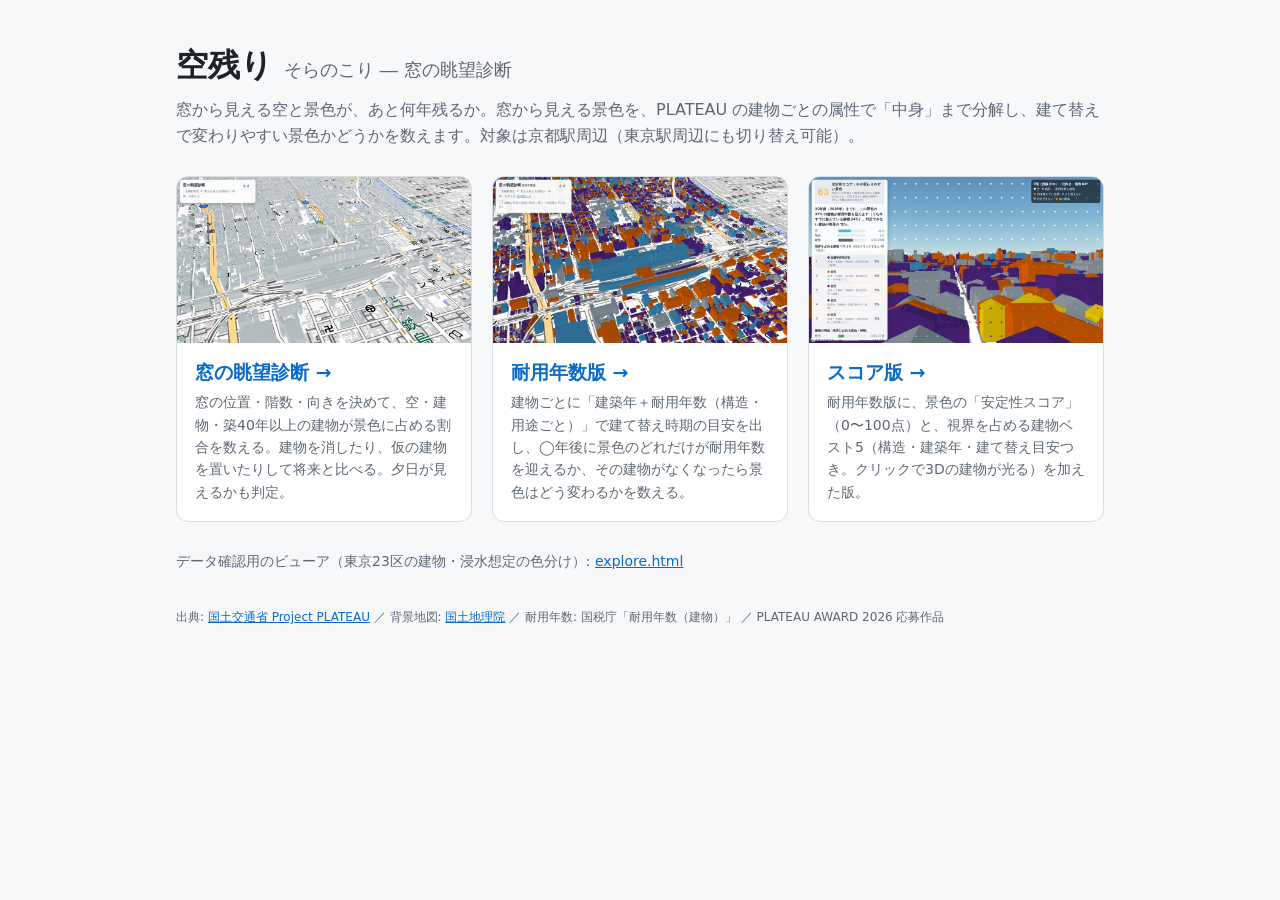
<file: viewer/index.html>
<!doctype html>
<html lang="ja">
<head>
<meta charset="utf-8">
<meta name="viewport" content="width=device-width, initial-scale=1">
<title>空残り（そらのこり）― 窓の眺望診断</title>
<meta name="description" content="PLATEAU の建物属性で、窓から見える景色の「中身」と変わりやすさを数える。PLATEAU AWARD 2026 応募作品。">
<style>
  :root { --bg: #f6f8fa; --card: #fff; --fg: #1d232b; --muted: #5d6874; --line: #d9dee4; --accent: #0b6bcb; color-scheme: light dark; }
  @media (prefers-color-scheme: dark) {
    :root { --bg: #14181d; --card: #1e242b; --fg: #e8ecf0; --muted: #9aa5b1; --line: #38414b; --accent: #5aa9ff; }
  }
  * { box-sizing: border-box; }
  body { margin: 0; background: var(--bg); color: var(--fg);
    font-family: system-ui, -apple-system, "Hiragino Sans", "Noto Sans JP", sans-serif; line-height: 1.6; }
  main { max-width: 960px; margin: 0 auto; padding: 40px 16px 56px; }
  h1 { font-size: 32px; margin: 0 0 6px; }
  .lead { color: var(--muted); margin: 0 0 28px; font-size: 16px; }
  .cards { display: grid; grid-template-columns: repeat(auto-fit, minmax(260px, 1fr)); gap: 20px; }
  a.card { display: block; background: var(--card); border: 1px solid var(--line); border-radius: 12px; overflow: hidden;
    color: inherit; text-decoration: none; transition: box-shadow .15s; }
  a.card:hover { box-shadow: 0 6px 22px rgba(0,0,0,.15); }
  a.card img { width: 100%; aspect-ratio: 16 / 9; object-fit: cover; display: block; }
  .card .body { padding: 14px 18px 18px; }
  .card h2 { font-size: 19px; margin: 0 0 4px; color: var(--accent); }
  .card p { margin: 0; font-size: 14px; color: var(--muted); }
  .more { margin-top: 28px; font-size: 14px; color: var(--muted); }
  .more a { color: var(--accent); }
  footer { margin-top: 36px; font-size: 12px; color: var(--muted); }
  footer a { color: var(--accent); }
</style>
</head>
<body>
<main>
  <h1>空残り <span style="font-size:18px;font-weight:normal;color:var(--muted)">そらのこり ― 窓の眺望診断</span></h1>
  <p class="lead">窓から見える空と景色が、あと何年残るか。窓から見える景色を、PLATEAU の建物ごとの属性で「中身」まで分解し、建て替えで変わりやすい景色かどうかを数えます。対象は京都駅周辺（東京駅周辺にも切り替え可能）。</p>

  <div class="cards">
    <a class="card" href="window.html">
      <img src="img/window.jpg" alt="京都駅周辺の3D都市モデル">
      <div class="body">
        <h2>窓の眺望診断 →</h2>
        <p>窓の位置・階数・向きを決めて、空・建物・築40年以上の建物が景色に占める割合を数える。建物を消したり、仮の建物を置いたりして将来と比べる。夕日が見えるかも判定。</p>
      </div>
    </a>
    <a class="card" href="window2.html">
      <img src="img/window2.jpg" alt="建て替え時期で色分けした京都駅周辺">
      <div class="body">
        <h2>耐用年数版 →</h2>
        <p>建物ごとに「建築年＋耐用年数（構造・用途ごと）」で建て替え時期の目安を出し、◯年後に景色のどれだけが耐用年数を迎えるか、その建物がなくなったら景色はどう変わるかを数える。</p>
      </div>
    </a>
    <a class="card" href="window3.html">
      <img src="img/window3.jpg" alt="安定性スコアと建物ランキングを表示した画面">
      <div class="body">
        <h2>スコア版 →</h2>
        <p>耐用年数版に、景色の「安定性スコア」（0〜100点）と、視界を占める建物ベスト5（構造・建築年・建て替え目安つき。クリックで3Dの建物が光る）を加えた版。</p>
      </div>
    </a>
  </div>

  <p class="more">データ確認用のビューア（東京23区の建物・浸水想定の色分け）: <a href="explore.html">explore.html</a></p>

  <footer>
    出典: <a href="https://www.mlit.go.jp/plateau/" target="_blank" rel="noopener">国土交通省 Project PLATEAU</a>
    ／ 背景地図: <a href="https://maps.gsi.go.jp/development/ichiran.html" target="_blank" rel="noopener">国土地理院</a>
    ／ 耐用年数: 国税庁「耐用年数（建物）」 ／ PLATEAU AWARD 2026 応募作品
  </footer>
</main>
</body>
</html>
</file>
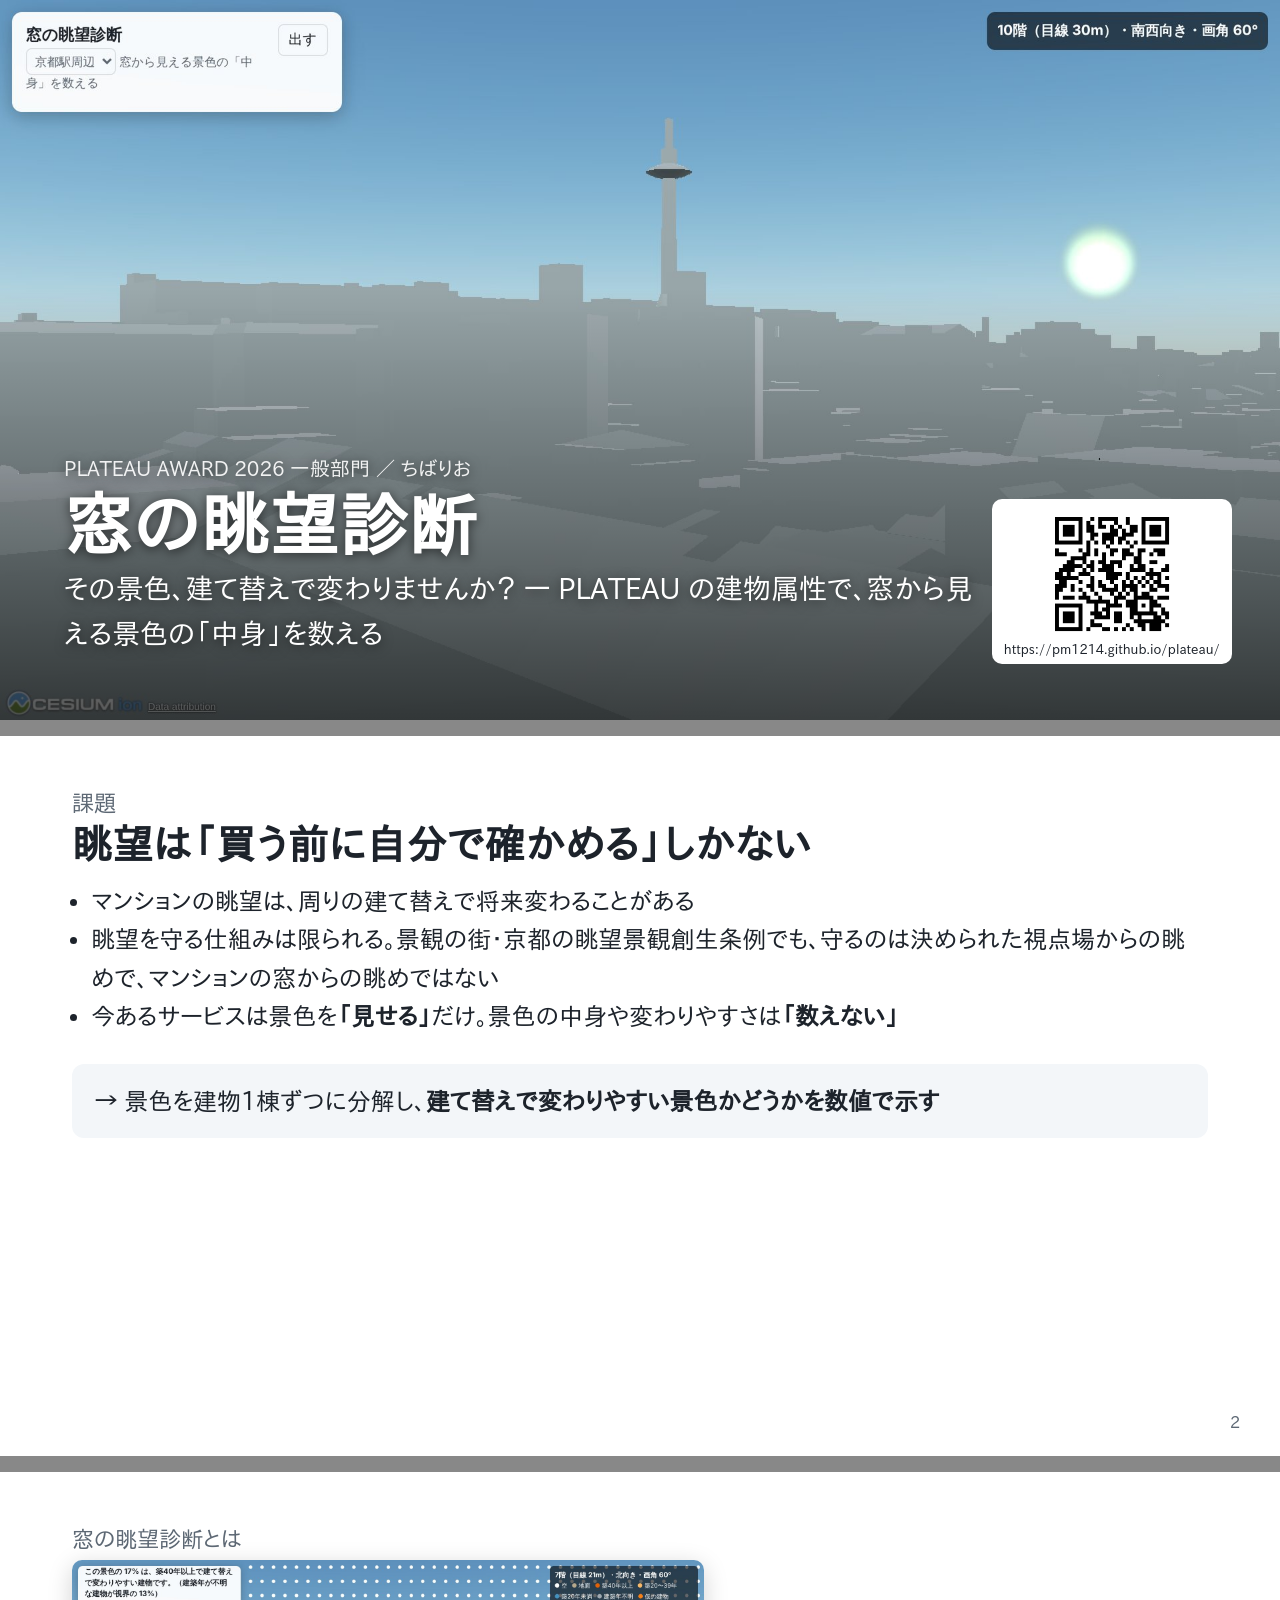
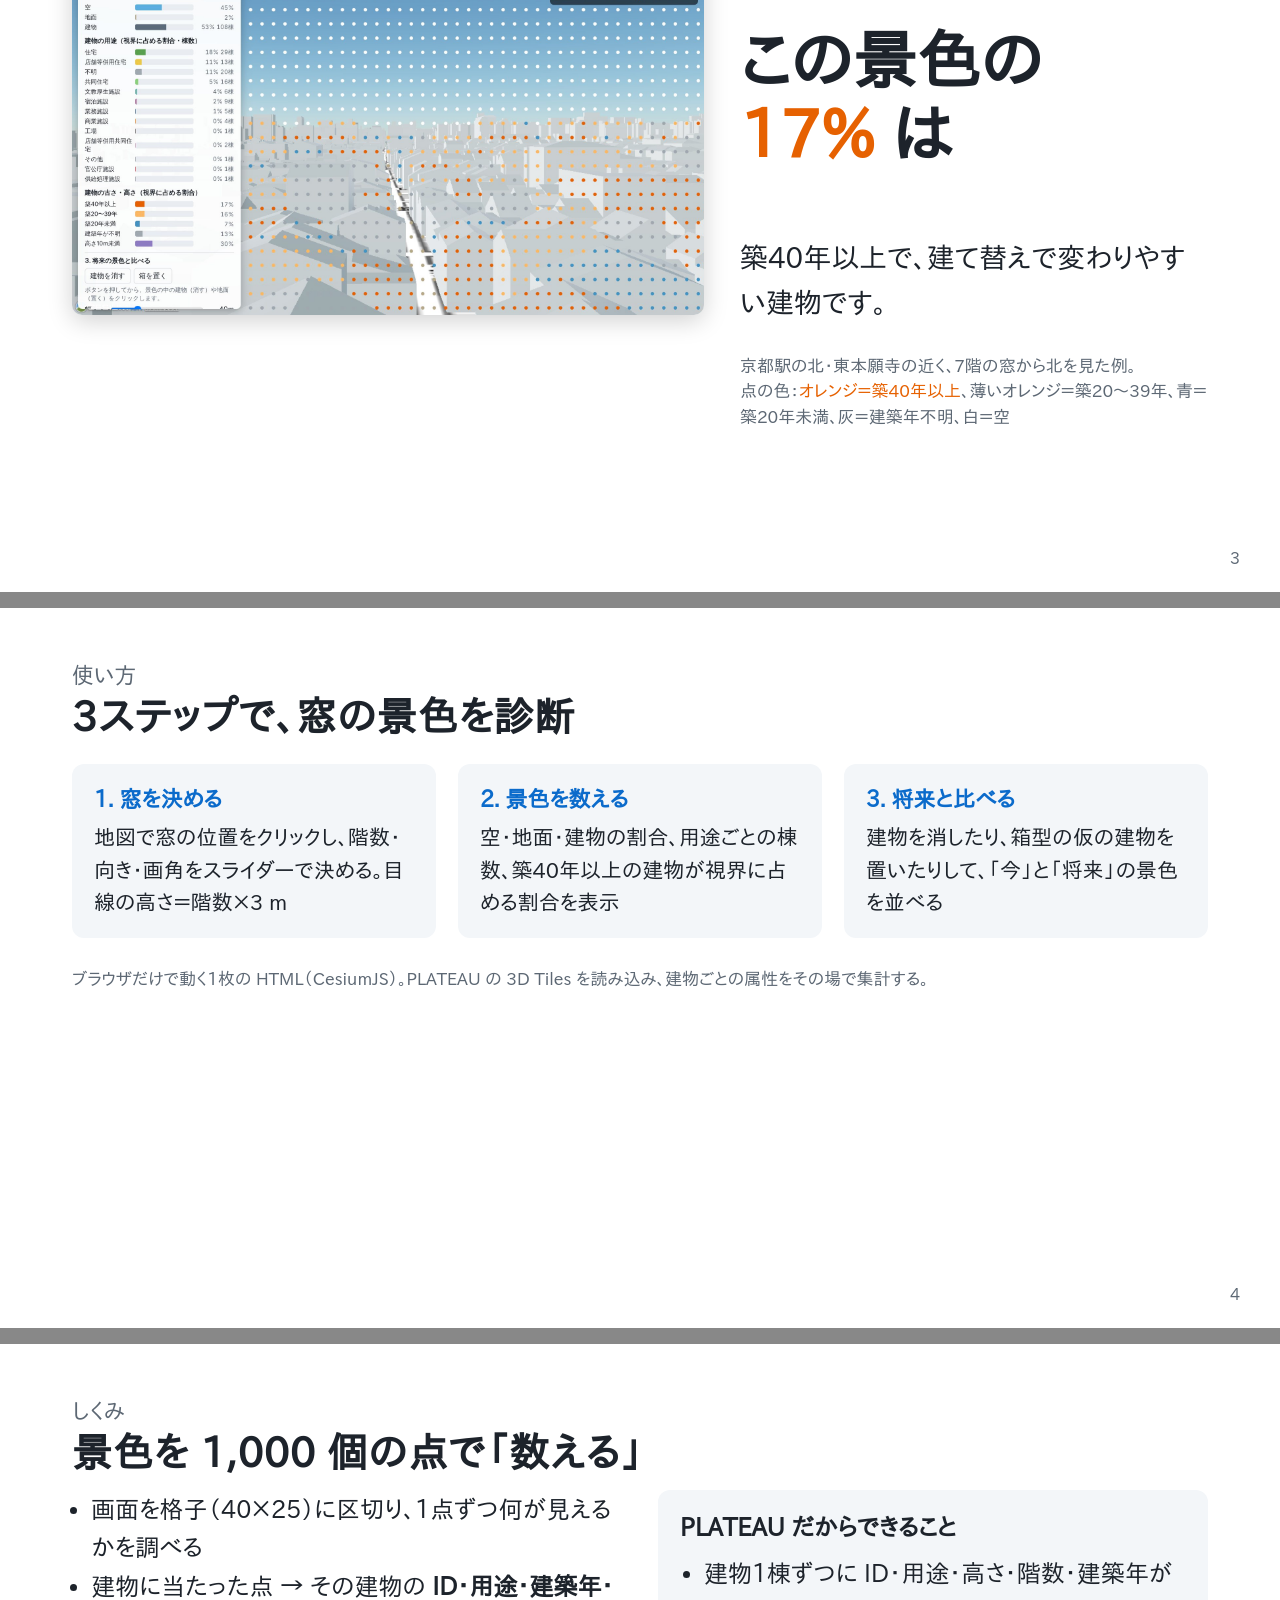
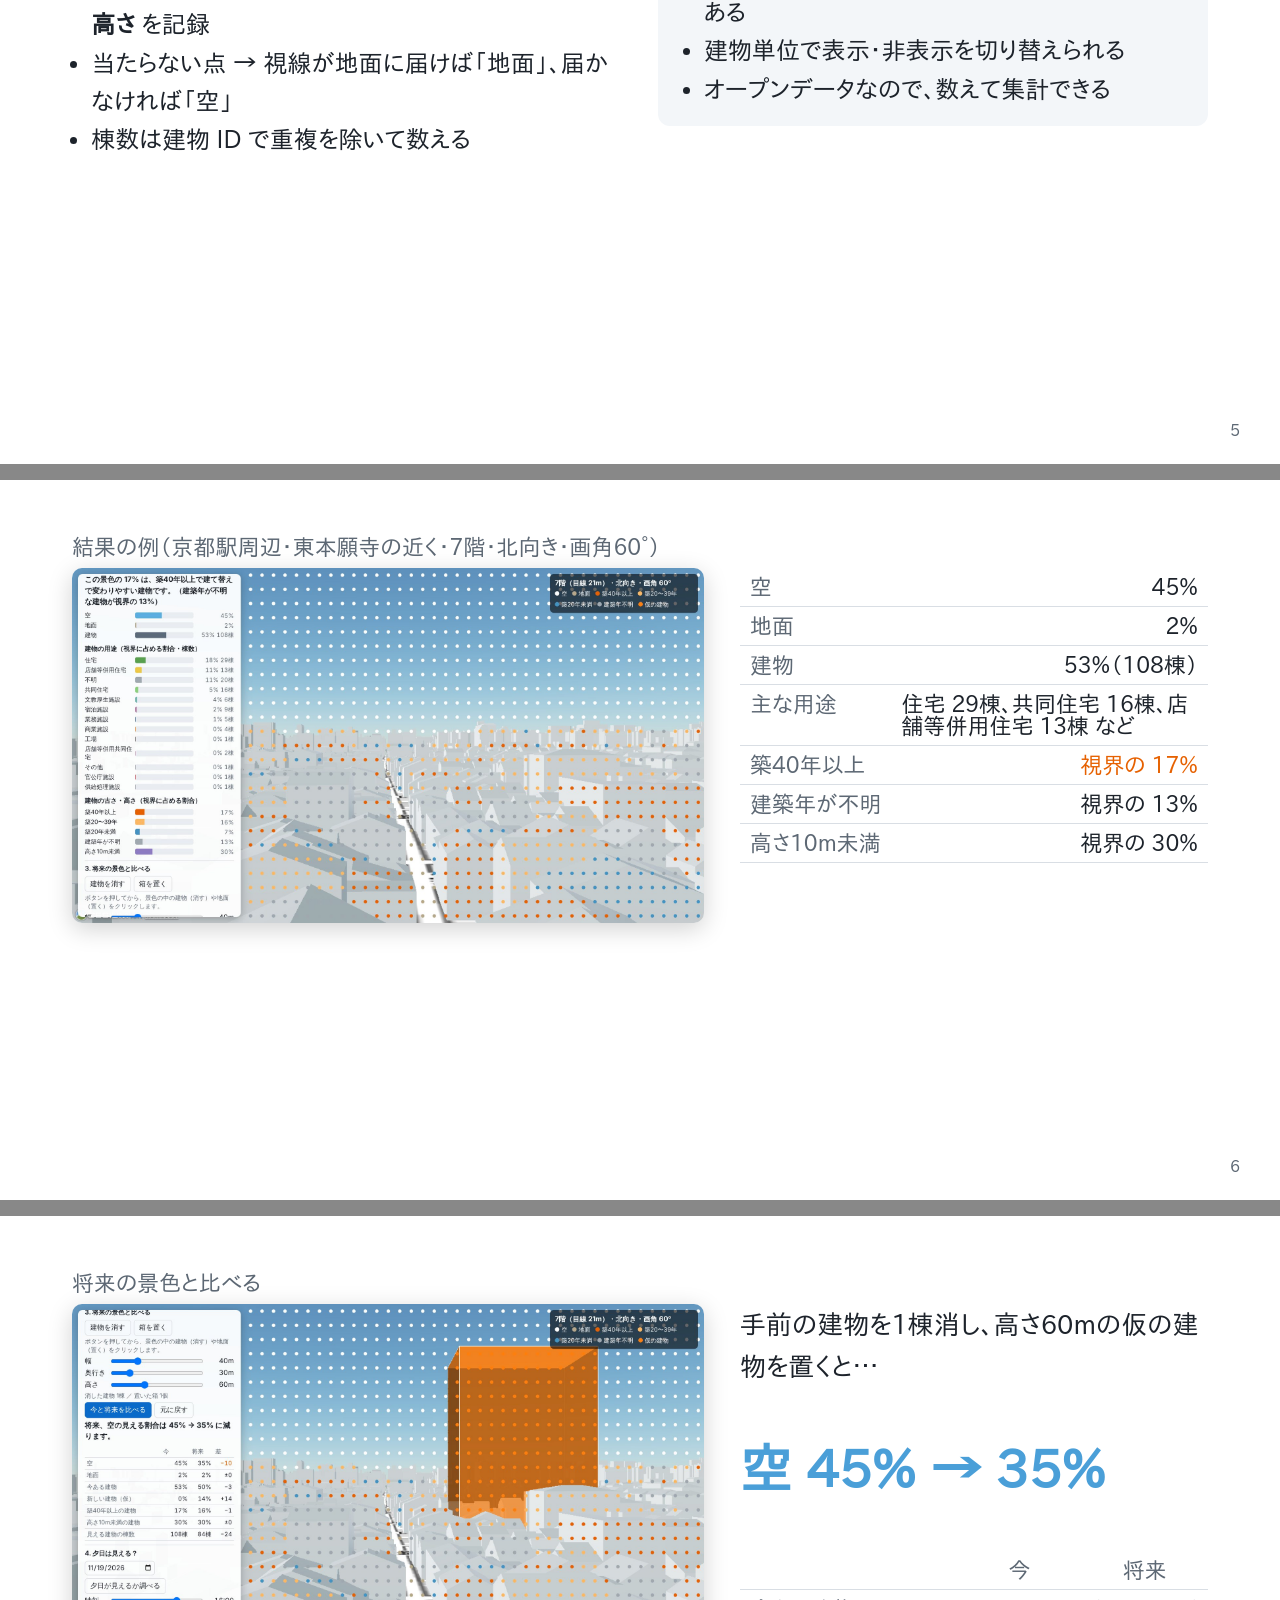
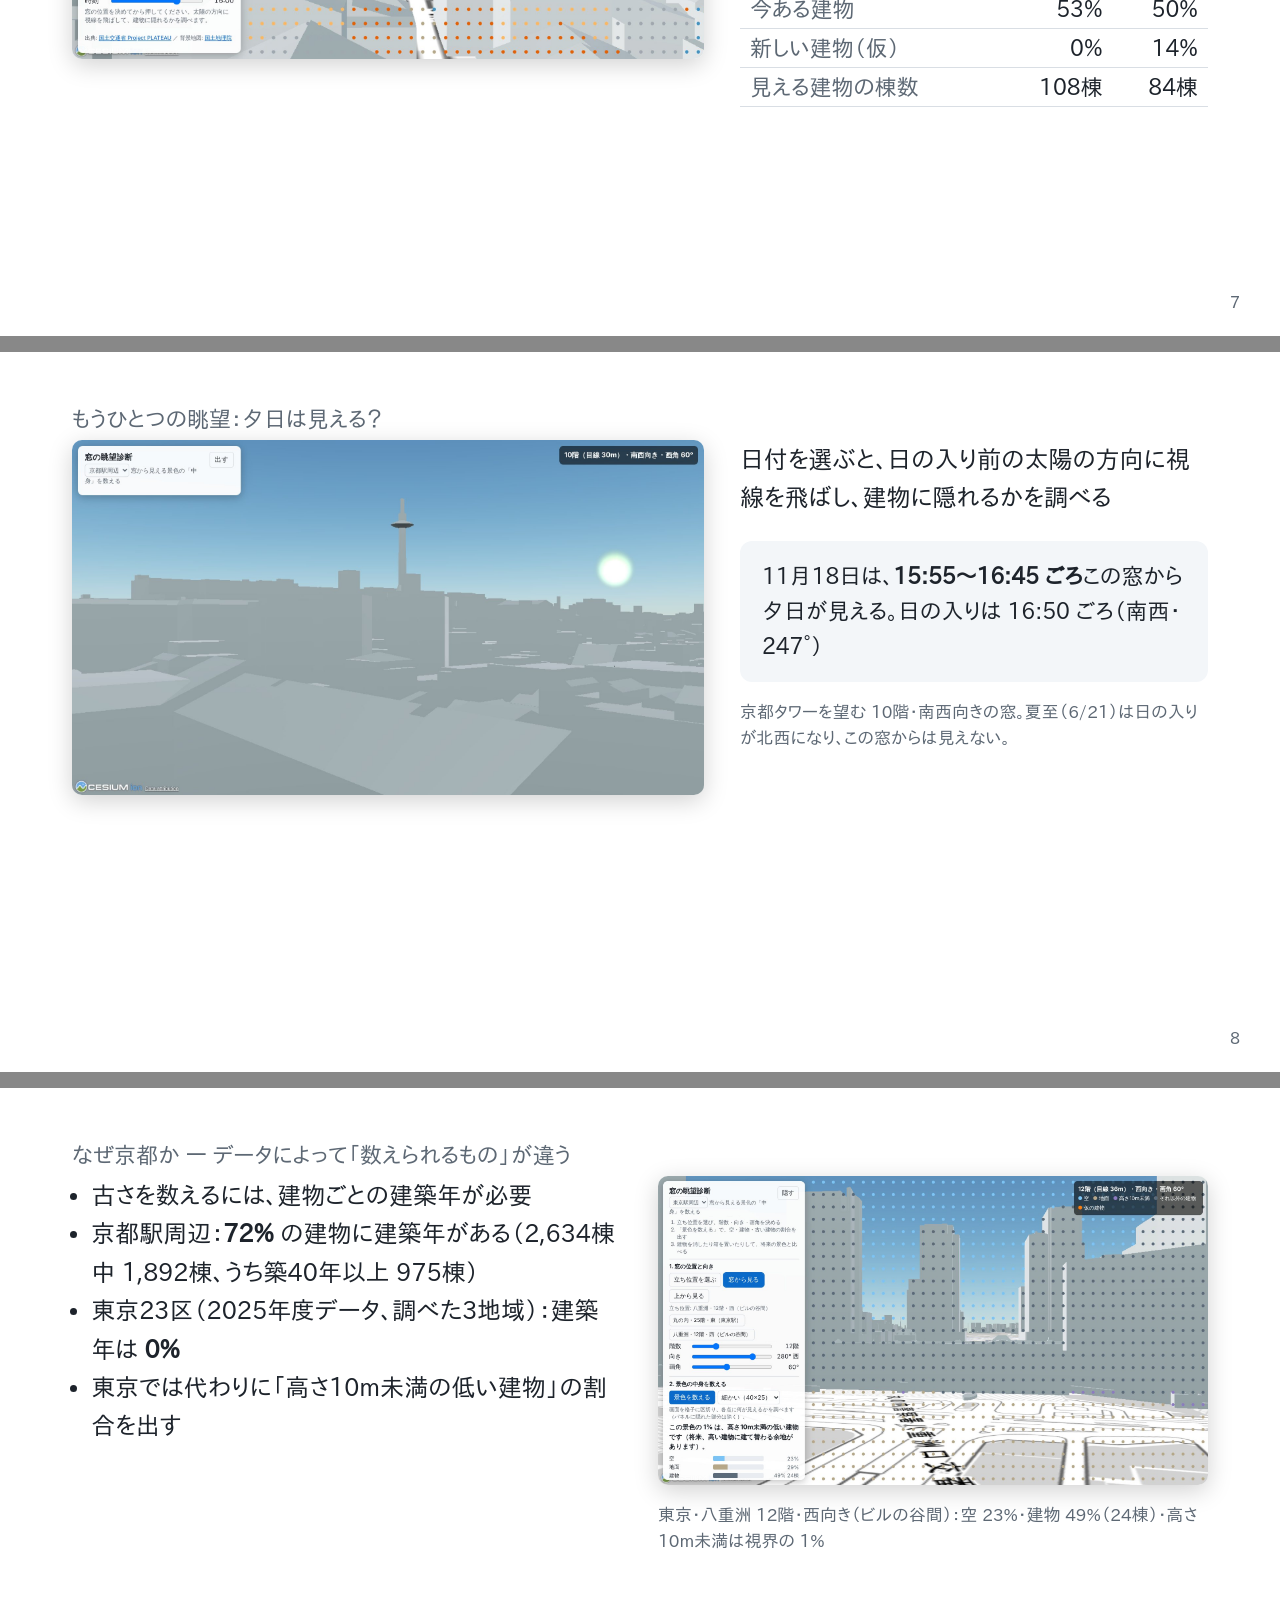
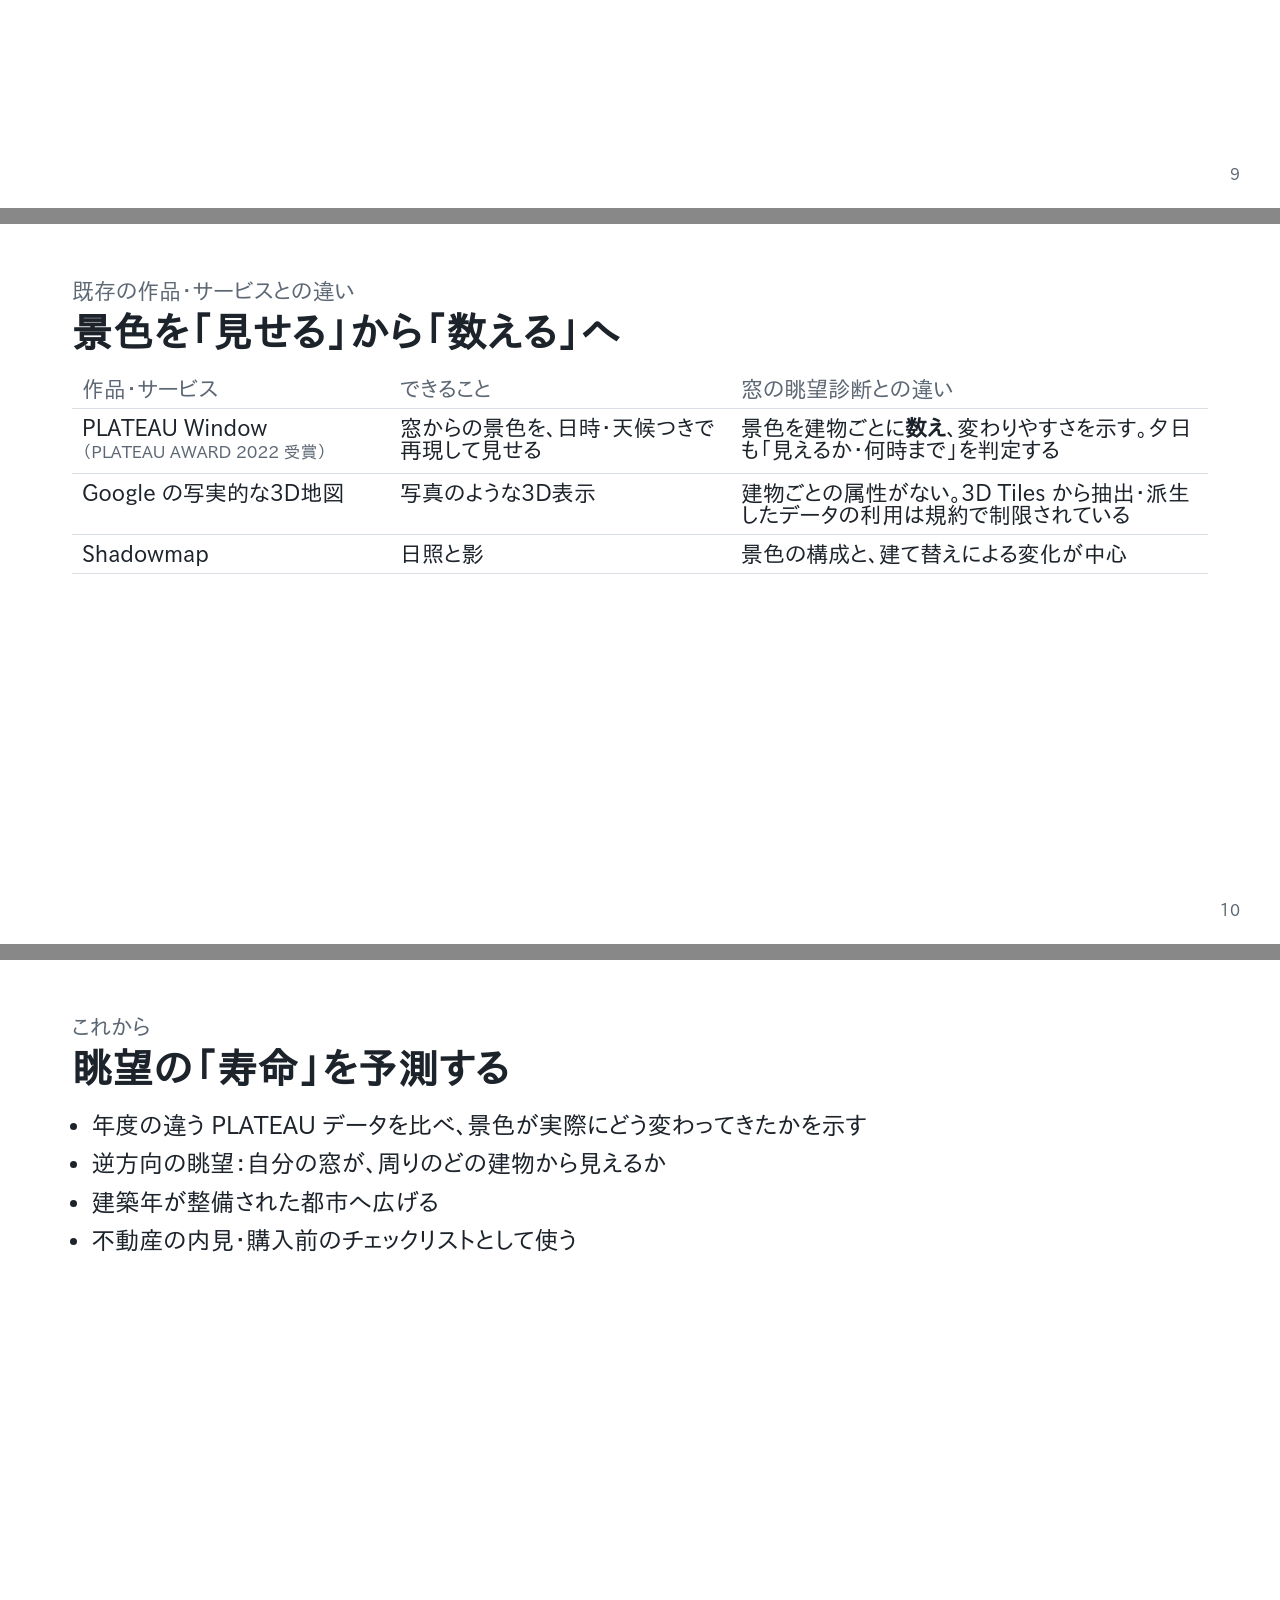
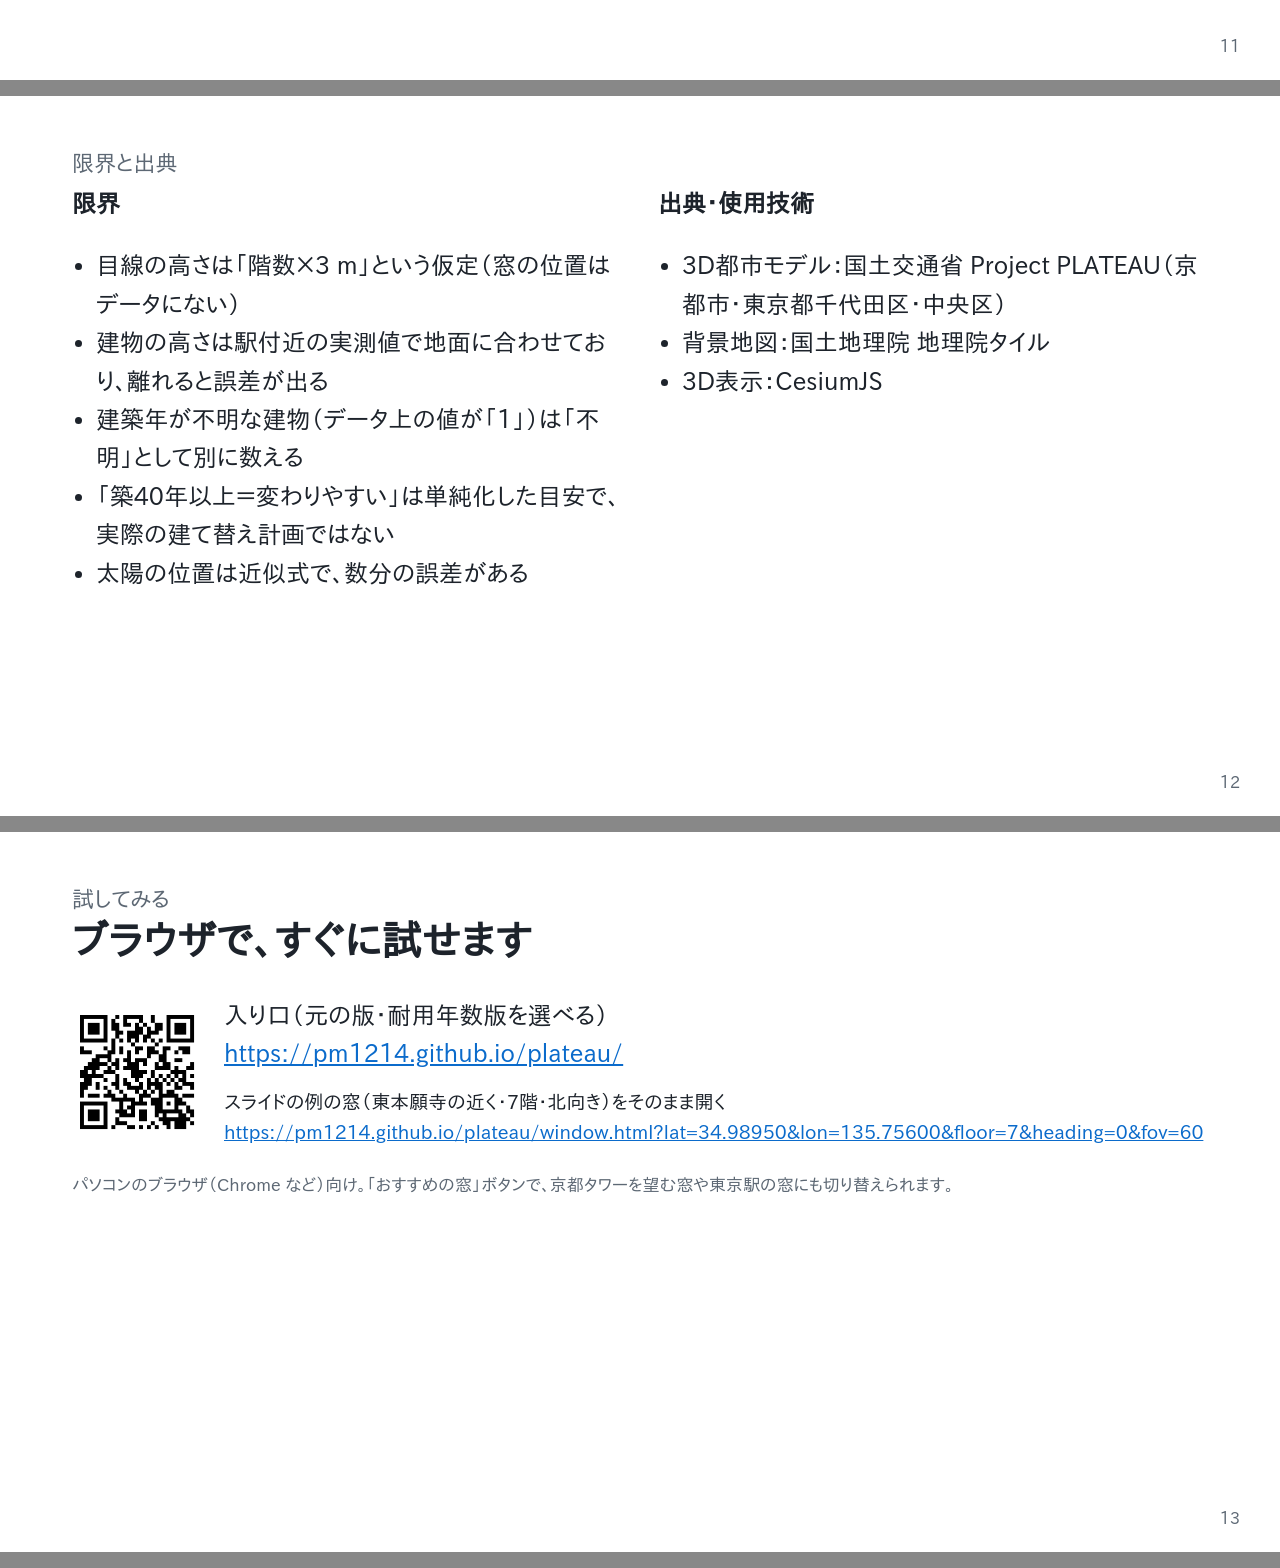
<file: docs/slides/index.html>
<!doctype html>
<html lang="ja">
<head>
<meta charset="utf-8">
<title>窓の眺望診断 — PLATEAU AWARD 2026</title>
<style>
  /* 16:9 のスライドを1ページずつ印刷する（PDF 書き出し用） */
  @page { size: 1280px 720px; margin: 0; }
  :root { --ink: #1d232b; --muted: #5d6874; --line: #d9dee4; --accent: #0b6bcb; --old: #e66101; --sky: #4a9fd8; --box: #ff7f0e; --bg: #ffffff; --soft: #f3f6f9; }
  * { box-sizing: border-box; }
  html, body { margin: 0; background: #888; }
  body { font-family: "IPAPGothic", "Hiragino Sans", "Noto Sans JP", sans-serif; color: var(--ink); }
  .slide { width: 1280px; height: 720px; background: var(--bg); position: relative; overflow: hidden; page-break-after: always; break-after: page;
    padding: 56px 72px; display: flex; flex-direction: column; margin: 0 auto 16px; }
  @media print { .slide { margin: 0; } html, body { background: #fff; } }
  h1 { font-size: 40px; margin: 0 0 18px; letter-spacing: .02em; }
  h2 { font-size: 22px; color: var(--muted); margin: 0 0 10px; font-weight: normal; }
  p, li { font-size: 24px; line-height: 1.6; }
  ul { margin: 0; padding-left: 1.2em; }
  .no { position: absolute; right: 40px; bottom: 26px; color: var(--muted); font-size: 16px; }
  .src { position: absolute; left: 72px; bottom: 26px; color: var(--muted); font-size: 14px; }
  .cols { display: grid; grid-template-columns: 1fr 1fr; gap: 36px; align-items: start; flex: 1; }
  .cols.w { grid-template-columns: 1.35fr 1fr; }
  img.shot { width: 100%; border-radius: 10px; box-shadow: 0 6px 24px rgba(0,0,0,.18); display: block; }
  .big { font-size: 64px; font-weight: 700; line-height: 1.15; }
  .hl { color: var(--old); }
  .sky { color: var(--sky); }
  .card { background: var(--soft); border-radius: 12px; padding: 18px 22px; }
  table { border-collapse: collapse; width: 100%; font-size: 22px; }
  th, td { border-bottom: 1px solid var(--line); padding: 8px 10px; text-align: left; vertical-align: top; }
  th { color: var(--muted); font-weight: normal; }
  th { white-space: nowrap; }
  td.n { text-align: right; font-variant-numeric: tabular-nums; }
  .note { color: var(--muted); font-size: 17px; line-height: 1.5; }
  .steps { display: grid; grid-template-columns: repeat(3, 1fr); gap: 22px; margin-top: 10px; }
  .steps .card b { display: block; font-size: 22px; margin-bottom: 6px; color: var(--accent); }
  .steps .card { font-size: 21px; line-height: 1.55; }
  /* 表紙 */
  .cover { padding: 0; }
  .cover img { position: absolute; inset: 0; width: 100%; height: 100%; object-fit: cover; }
  .cover .t { position: absolute; left: 64px; bottom: 64px; right: 64px; color: #fff; text-shadow: 0 2px 12px rgba(0,0,0,.6); }
  .cover .t h1 { font-size: 68px; margin: 0 0 8px; }
  .cover .t p { font-size: 28px; margin: 0; }
  .cover .qr { position: absolute; right: 48px; bottom: 56px; background: #fff; border-radius: 10px; padding: 10px 12px 8px; text-align: center; z-index: 2; }
  .cover .qr img { position: static; inset: auto; object-fit: contain; width: 130px; height: 130px; display: block; margin: 0 auto 4px; }
  .cover .qr span { display: block; font-size: 13px; color: #1d232b; white-space: nowrap; }
  .cover .t { right: 300px !important; }
  .try { margin-top: 18px; display: flex; gap: 22px; align-items: center; }
  .try img { width: 130px; height: 130px; }
  .try a { color: var(--accent); word-break: break-all; }
  .cover .shade { position: absolute; inset: 0; background: linear-gradient(to top, rgba(0,0,0,.65), rgba(0,0,0,0) 60%); }
</style>
</head>
<body>

<!-- 1. 表紙 -->
<section class="slide cover">
  <img src="img/sunset.jpg" alt="">
  <div class="shade"></div>
  <div class="qr"><img src="img/qr.png" alt="公開ページの QR コード"><span>https://pm1214.github.io/plateau/</span></div>
  <div class="t">
    <p style="font-size:20px;margin:0 0 6px;opacity:.9">PLATEAU AWARD 2026 一般部門 ／ ちばりお</p>
    <h1>窓の眺望診断</h1>
    <p>その景色、建て替えで変わりませんか？ — PLATEAU の建物属性で、窓から見える景色の「中身」を数える</p>
  </div>
</section>

<!-- 2. 課題 -->
<section class="slide">
  <h2>課題</h2>
  <h1>眺望は「買う前に自分で確かめる」しかない</h1>
  <ul>
    <li>マンションの眺望は、周りの建て替えで将来変わることがある</li>
    <li>眺望を守る仕組みは限られる。景観の街・京都の眺望景観創生条例でも、守るのは決められた視点場からの眺めで、マンションの窓からの眺めではない</li>
    <li>今あるサービスは景色を<b>「見せる」</b>だけ。景色の中身や変わりやすさは<b>「数えない」</b></li>
  </ul>
  <div class="card" style="margin-top:28px"><p style="margin:0">→ 景色を建物1棟ずつに分解し、<b>建て替えで変わりやすい景色かどうかを数値で示す</b></p></div>
  <div class="no">2</div>
</section>

<!-- 3. ひとことで -->
<section class="slide">
  <h2>窓の眺望診断とは</h2>
  <div class="cols w">
    <img class="shot" src="img/count.jpg" alt="景色を数えた画面">
    <div>
      <p class="big">この景色の<br><span class="hl">17%</span> は</p>
      <p style="font-size:28px">築40年以上で、建て替えで変わりやすい建物です。</p>
      <p class="note">京都駅の北・東本願寺の近く、7階の窓から北を見た例。<br>点の色：<span class="hl">オレンジ＝築40年以上</span>、薄いオレンジ＝築20〜39年、青＝築20年未満、灰＝建築年不明、白＝空</p>
    </div>
  </div>
  <div class="no">3</div>
</section>

<!-- 4. 使い方 -->
<section class="slide">
  <h2>使い方</h2>
  <h1>3ステップで、窓の景色を診断</h1>
  <div class="steps">
    <div class="card"><b>1. 窓を決める</b>地図で窓の位置をクリックし、階数・向き・画角をスライダーで決める。目線の高さ＝階数×3 m</div>
    <div class="card"><b>2. 景色を数える</b>空・地面・建物の割合、用途ごとの棟数、築40年以上の建物が視界に占める割合を表示</div>
    <div class="card"><b>3. 将来と比べる</b>建物を消したり、箱型の仮の建物を置いたりして、「今」と「将来」の景色を並べる</div>
  </div>
  <p class="note" style="margin-top:28px">ブラウザだけで動く1枚の HTML（CesiumJS）。PLATEAU の 3D Tiles を読み込み、建物ごとの属性をその場で集計する。</p>
  <div class="no">4</div>
</section>

<!-- 5. しくみ -->
<section class="slide">
  <h2>しくみ</h2>
  <h1>景色を 1,000 個の点で「数える」</h1>
  <div class="cols">
    <ul>
      <li>画面を格子（40×25）に区切り、1点ずつ何が見えるかを調べる</li>
      <li>建物に当たった点 → その建物の <b>ID・用途・建築年・高さ</b> を記録</li>
      <li>当たらない点 → 視線が地面に届けば「地面」、届かなければ「空」</li>
      <li>棟数は建物 ID で重複を除いて数える</li>
    </ul>
    <div class="card">
      <p style="margin:0 0 8px"><b>PLATEAU だからできること</b></p>
      <ul style="font-size:20px">
        <li>建物1棟ずつに ID・用途・高さ・階数・建築年がある</li>
        <li>建物単位で表示・非表示を切り替えられる</li>
        <li>オープンデータなので、数えて集計できる</li>
      </ul>
    </div>
  </div>
  <div class="no">5</div>
</section>

<!-- 6. 結果の例 -->
<section class="slide">
  <h2>結果の例（京都駅周辺・東本願寺の近く・7階・北向き・画角60°）</h2>
  <div class="cols w">
    <img class="shot" src="img/count.jpg" alt="">
    <table>
      <tr><th>空</th><td class="n">45%</td></tr>
      <tr><th>地面</th><td class="n">2%</td></tr>
      <tr><th>建物</th><td class="n">53%（108棟）</td></tr>
      <tr><th>主な用途</th><td>住宅 29棟、共同住宅 16棟、店舗等併用住宅 13棟 など</td></tr>
      <tr><th>築40年以上</th><td class="n hl">視界の 17%</td></tr>
      <tr><th>建築年が不明</th><td class="n">視界の 13%</td></tr>
      <tr><th>高さ10m未満</th><td class="n">視界の 30%</td></tr>
    </table>
  </div>
  <div class="no">6</div>
</section>

<!-- 7. 将来と比べる -->
<section class="slide">
  <h2>将来の景色と比べる</h2>
  <div class="cols w">
    <img class="shot" src="img/compare.jpg" alt="">
    <div>
      <p style="font-size:26px;margin-top:0">手前の建物を1棟消し、高さ60mの仮の建物を置くと…</p>
      <p class="big sky" style="font-size:52px">空 45% → 35%</p>
      <table>
        <tr><th></th><th>今</th><th>将来</th></tr>
        <tr><th>今ある建物</th><td class="n">53%</td><td class="n">50%</td></tr>
        <tr><th>新しい建物（仮）</th><td class="n">0%</td><td class="n">14%</td></tr>
        <tr><th>見える建物の棟数</th><td class="n">108棟</td><td class="n">84棟</td></tr>
      </table>
    </div>
  </div>
  <div class="no">7</div>
</section>

<!-- 8. 夕日 -->
<section class="slide">
  <h2>もうひとつの眺望：夕日は見える？</h2>
  <div class="cols w">
    <img class="shot" src="img/sunset.jpg" alt="">
    <div>
      <p style="margin-top:0">日付を選ぶと、日の入り前の太陽の方向に視線を飛ばし、建物に隠れるかを調べる</p>
      <div class="card"><p style="margin:0;font-size:22px">11月18日は、<b>15:55〜16:45 ごろ</b>この窓から夕日が見える。日の入りは 16:50 ごろ（南西・247°）</p></div>
      <p class="note">京都タワーを望む 10階・南西向きの窓。夏至（6/21）は日の入りが北西になり、この窓からは見えない。</p>
    </div>
  </div>
  <div class="no">8</div>
</section>

<!-- 9. 京都と東京 -->
<section class="slide">
  <h2>なぜ京都か — データによって「数えられるもの」が違う</h2>
  <div class="cols">
    <div>
      <ul>
        <li>古さを数えるには、建物ごとの建築年が必要</li>
        <li>京都駅周辺：<b>72%</b> の建物に建築年がある（2,634棟中 1,892棟、うち築40年以上 975棟）</li>
        <li>東京23区（2025年度データ、調べた3地域）：建築年は <b>0%</b></li>
        <li>東京では代わりに「高さ10m未満の低い建物」の割合を出す</li>
      </ul>
    </div>
    <div>
      <img class="shot" src="img/tokyo.jpg" alt="">
      <p class="note">東京・八重洲 12階・西向き（ビルの谷間）：空 23%・建物 49%（24棟）・高さ10m未満は視界の 1%</p>
    </div>
  </div>
  <div class="no">9</div>
</section>

<!-- 10. 既存との違い -->
<section class="slide">
  <h2>既存の作品・サービスとの違い</h2>
  <h1>景色を「見せる」から「数える」へ</h1>
  <table>
    <tr><th style="width:28%">作品・サービス</th><th style="width:30%">できること</th><th>窓の眺望診断との違い</th></tr>
    <tr><td>PLATEAU Window<br><span class="note">（PLATEAU AWARD 2022 受賞）</span></td><td>窓からの景色を、日時・天候つきで再現して見せる</td><td>景色を建物ごとに<b>数え</b>、変わりやすさを示す。夕日も「見えるか・何時まで」を判定する</td></tr>
    <tr><td>Google の写実的な3D地図</td><td>写真のような3D表示</td><td>建物ごとの属性がない。3D Tiles から抽出・派生したデータの利用は規約で制限されている</td></tr>
    <tr><td>Shadowmap</td><td>日照と影</td><td>景色の構成と、建て替えによる変化が中心</td></tr>
  </table>
  <div class="no">10</div>
</section>

<!-- 11. これから -->
<section class="slide">
  <h2>これから</h2>
  <h1>眺望の「寿命」を予測する</h1>
  <ul>
    <li>年度の違う PLATEAU データを比べ、景色が実際にどう変わってきたかを示す</li>
    <li>逆方向の眺望：自分の窓が、周りのどの建物から見えるか</li>
    <li>建築年が整備された都市へ広げる</li>
    <li>不動産の内見・購入前のチェックリストとして使う</li>
  </ul>
  <div class="no">11</div>
</section>

<!-- 12. 限界・出典 -->
<section class="slide">
  <h2>限界と出典</h2>
  <div class="cols">
    <div>
      <p style="margin-top:0"><b>限界</b></p>
      <ul style="font-size:20px">
        <li>目線の高さは「階数×3 m」という仮定（窓の位置はデータにない）</li>
        <li>建物の高さは駅付近の実測値で地面に合わせており、離れると誤差が出る</li>
        <li>建築年が不明な建物（データ上の値が「1」）は「不明」として別に数える</li>
        <li>「築40年以上＝変わりやすい」は単純化した目安で、実際の建て替え計画ではない</li>
        <li>太陽の位置は近似式で、数分の誤差がある</li>
      </ul>
    </div>
    <div>
      <p style="margin-top:0"><b>出典・使用技術</b></p>
      <ul style="font-size:20px">
        <li>3D都市モデル：国土交通省 Project PLATEAU（京都市・東京都千代田区・中央区）</li>
        <li>背景地図：国土地理院 地理院タイル</li>
        <li>3D表示：CesiumJS</li>
      </ul>
    </div>
  </div>
  <div class="no">12</div>
</section>

<!-- 試してみる -->
<section class="slide">
  <h2>試してみる</h2>
  <h1>ブラウザで、すぐに試せます</h1>
  <div class="try">
    <img src="img/qr.png" alt="公開ページの QR コード">
    <div>
      <p style="margin:0">入り口（元の版・耐用年数版を選べる）<br><a href="https://pm1214.github.io/plateau/">https://pm1214.github.io/plateau/</a></p>
      <p style="margin:14px 0 0;font-size:19px">スライドの例の窓（東本願寺の近く・7階・北向き）をそのまま開く<br><a href="https://pm1214.github.io/plateau/window.html?lat=34.98950&lon=135.75600&floor=7&heading=0&fov=60">https://pm1214.github.io/plateau/window.html?lat=34.98950&lon=135.75600&floor=7&heading=0&fov=60</a></p>
    </div>
  </div>
  <p class="note" style="margin-top:24px">パソコンのブラウザ（Chrome など）向け。「おすすめの窓」ボタンで、京都タワーを望む窓や東京駅の窓にも切り替えられます。</p>
  <div class="no">13</div>
</section>

</body>
</html>
</file>
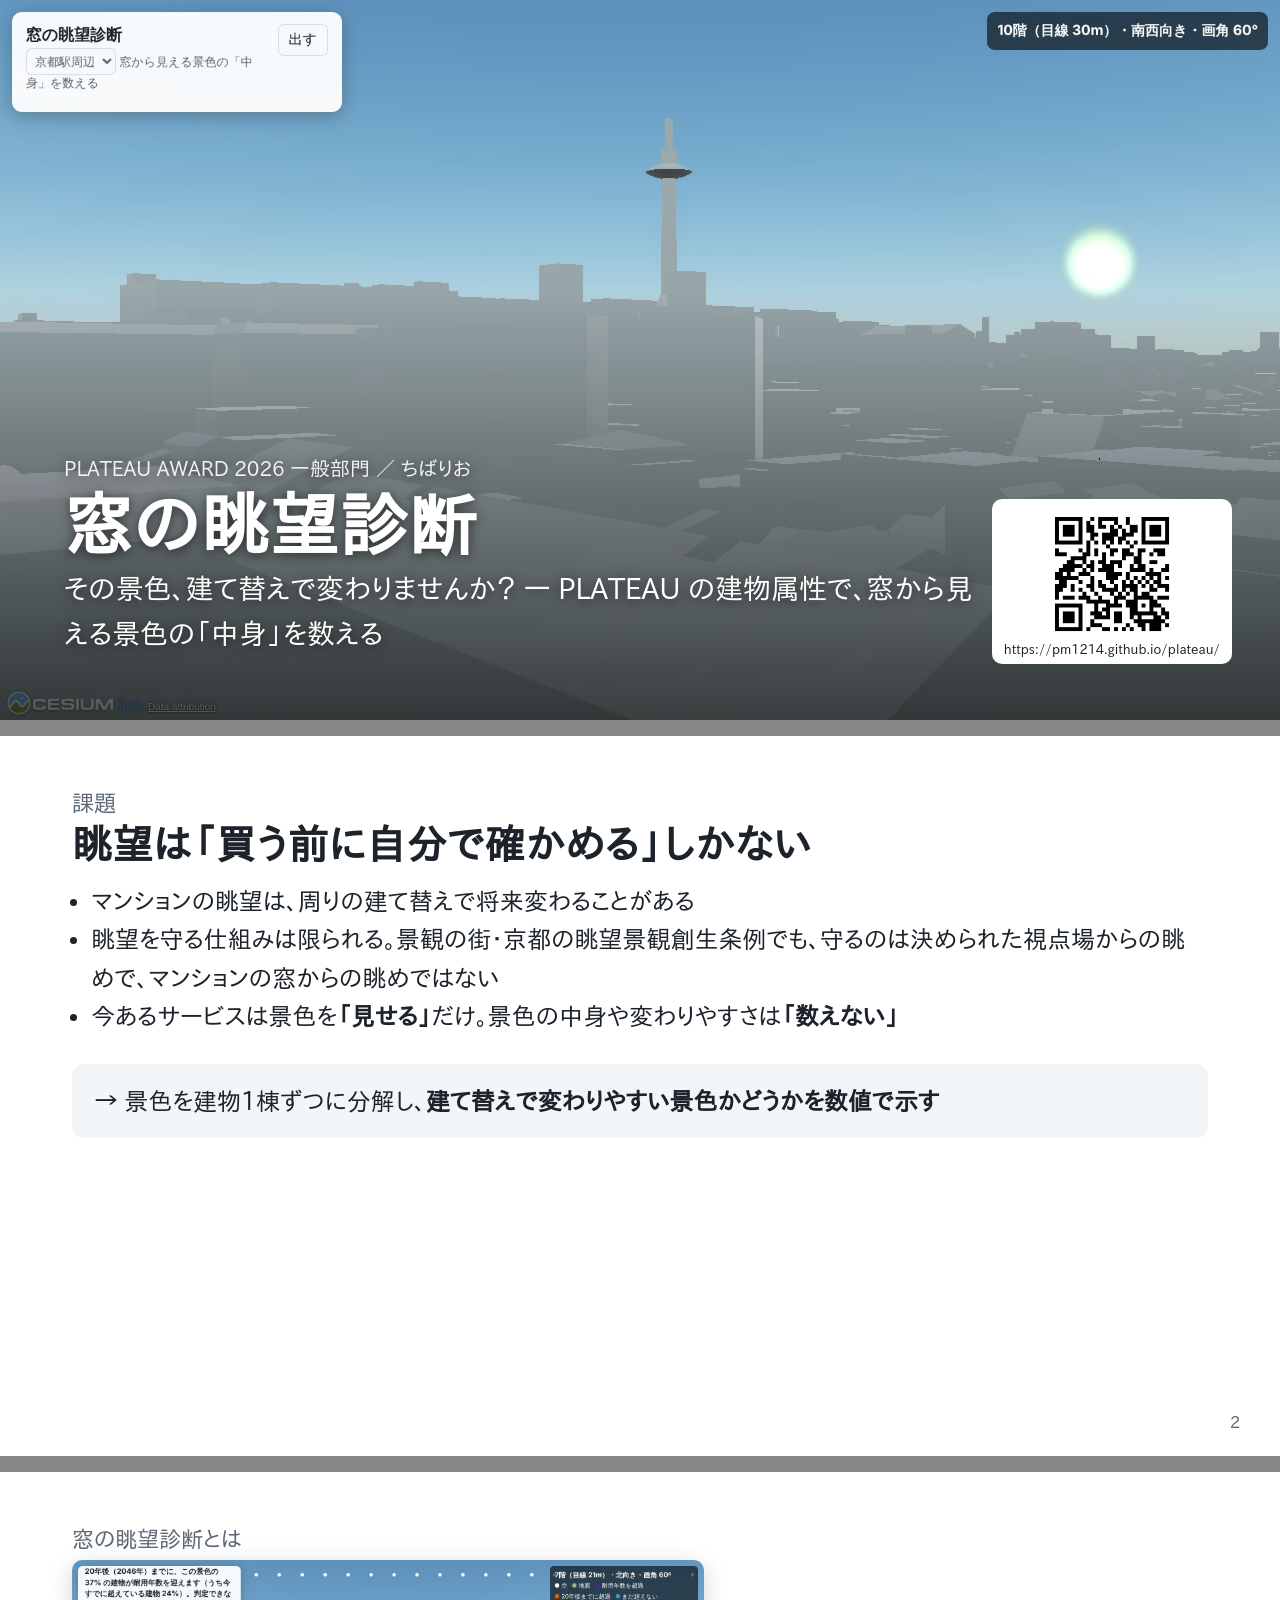
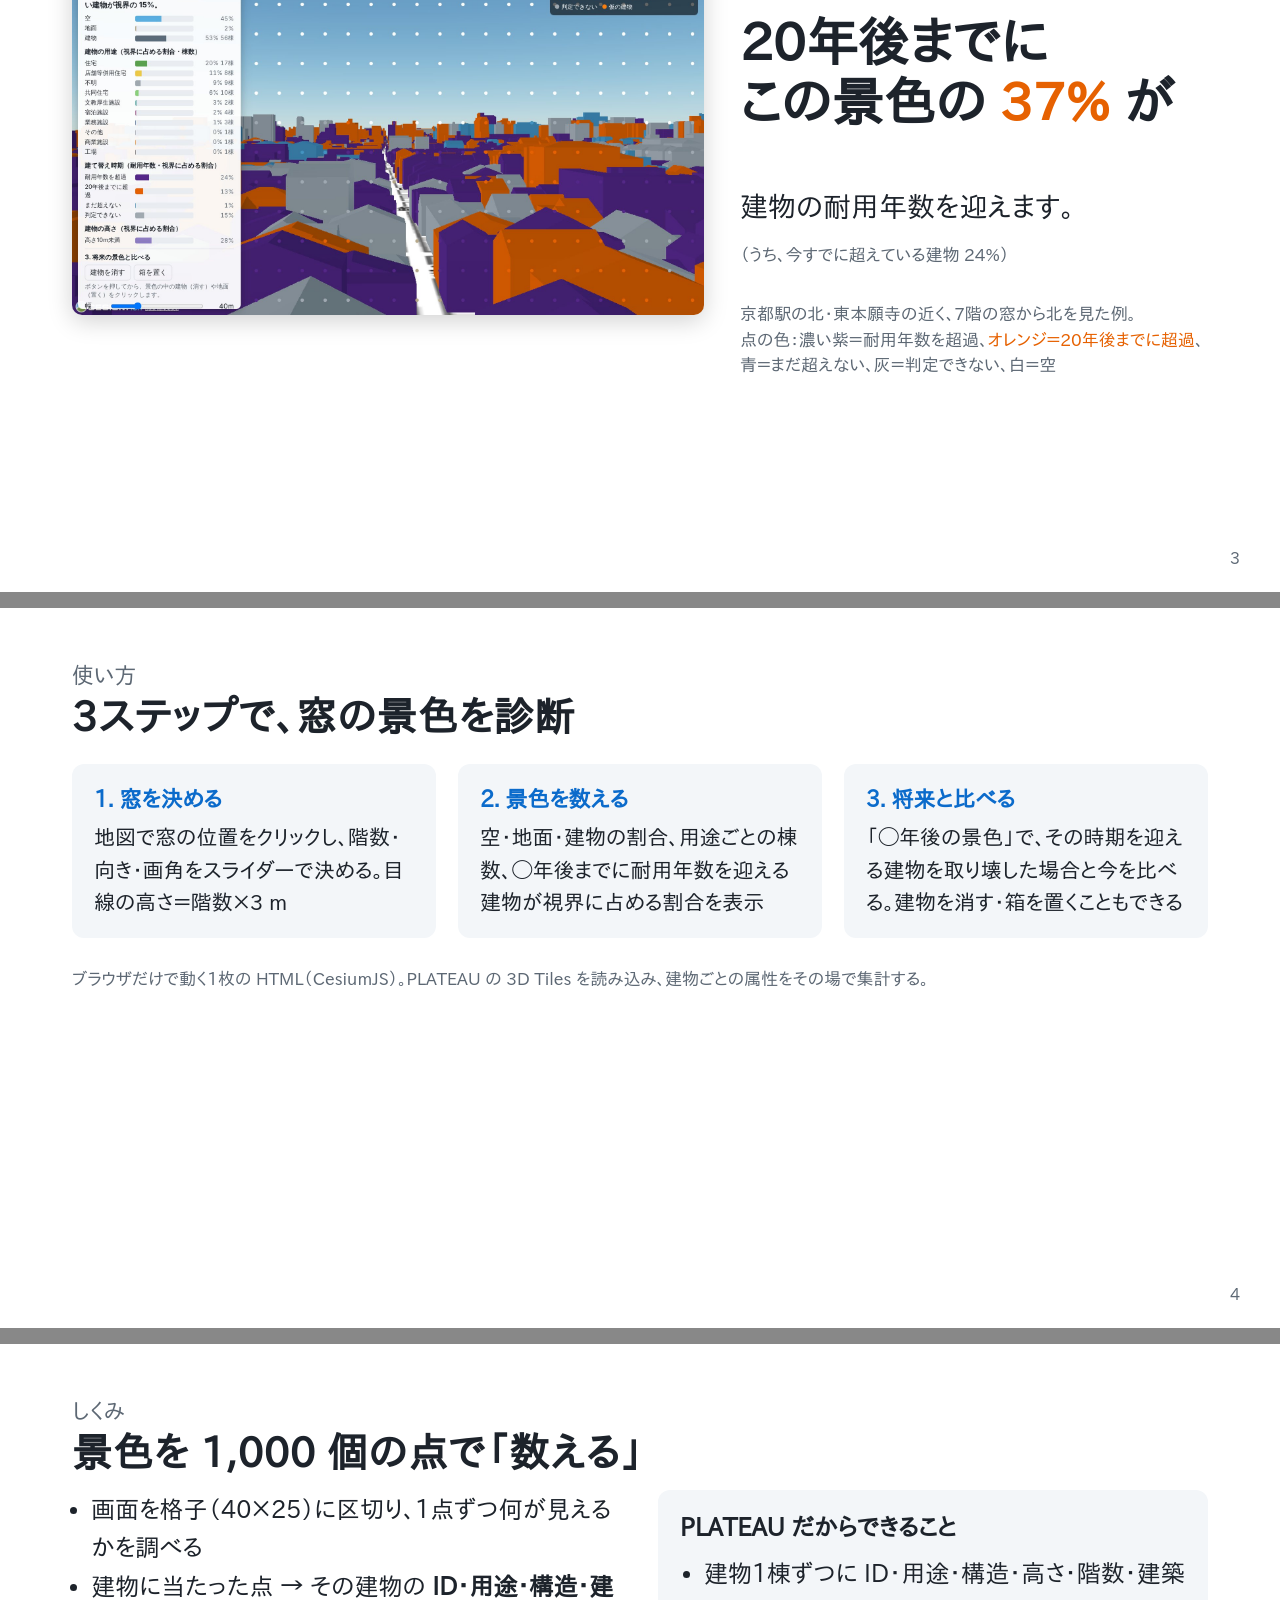
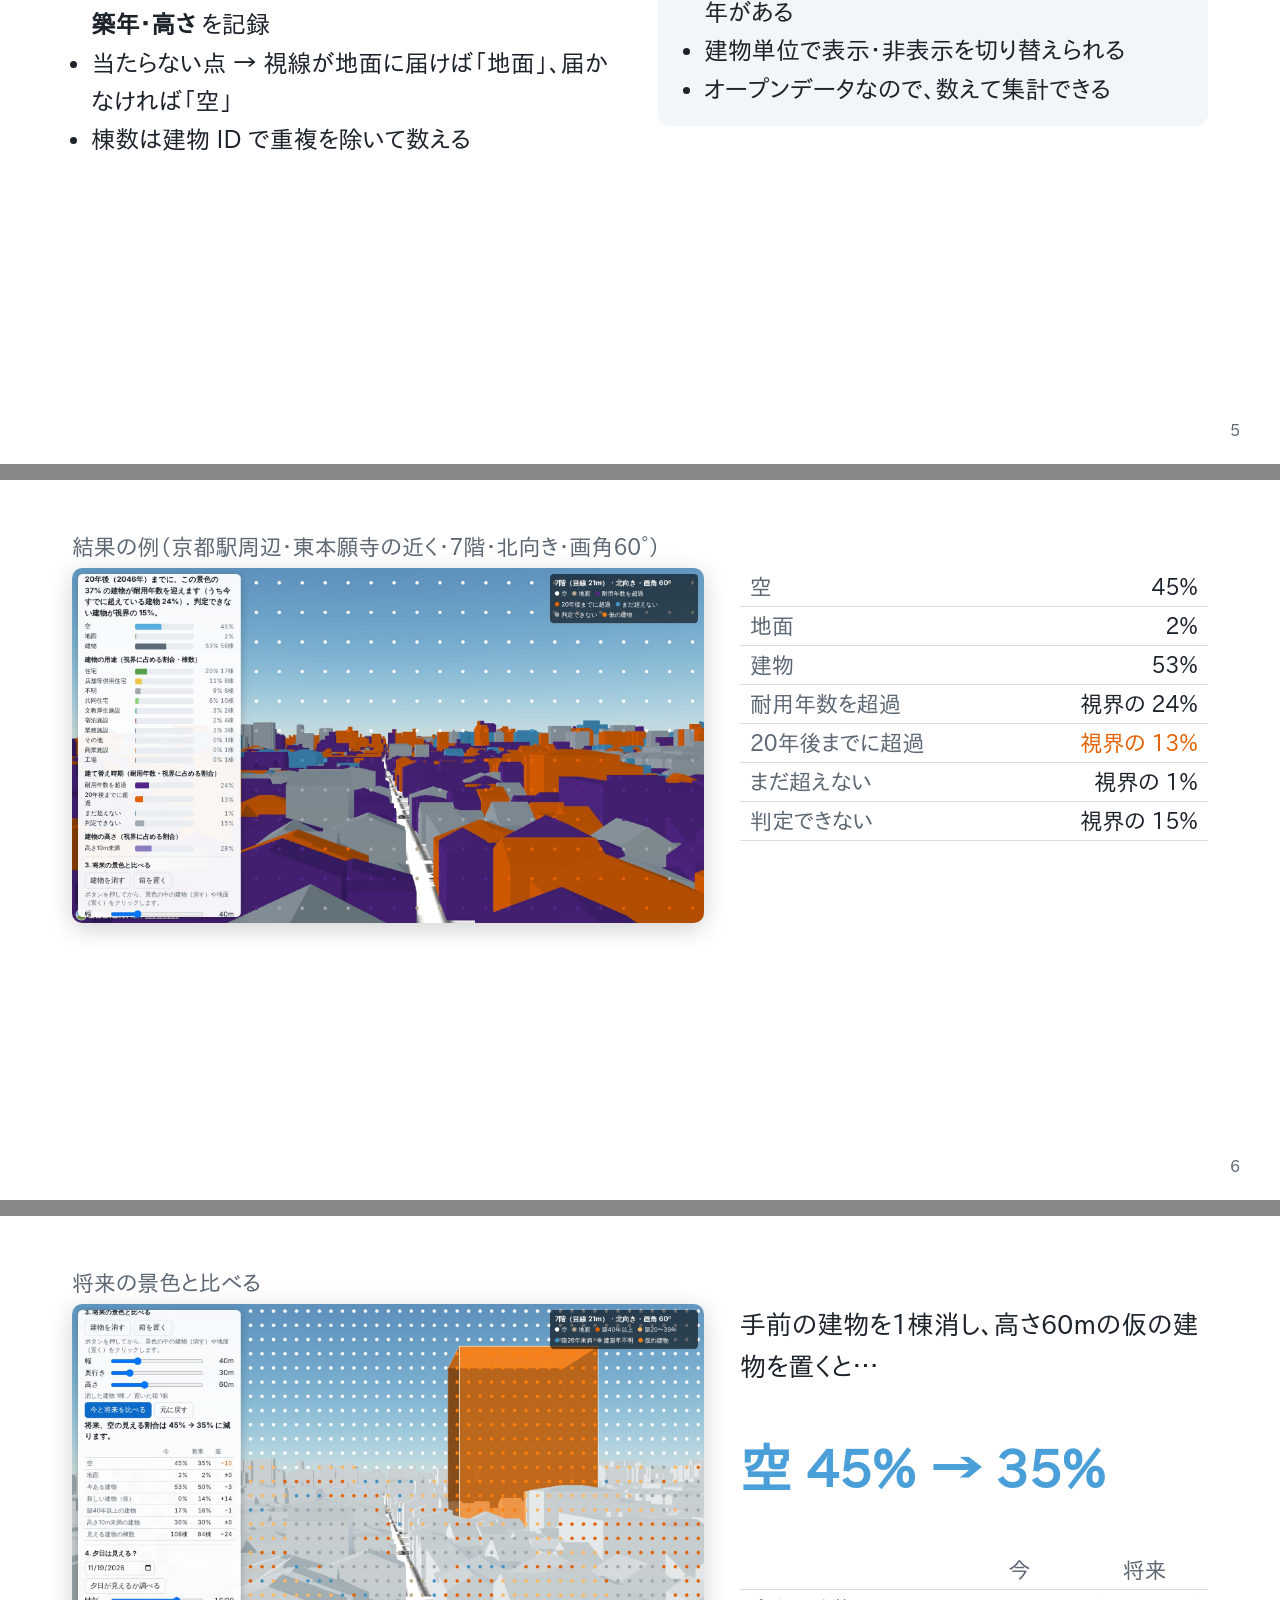
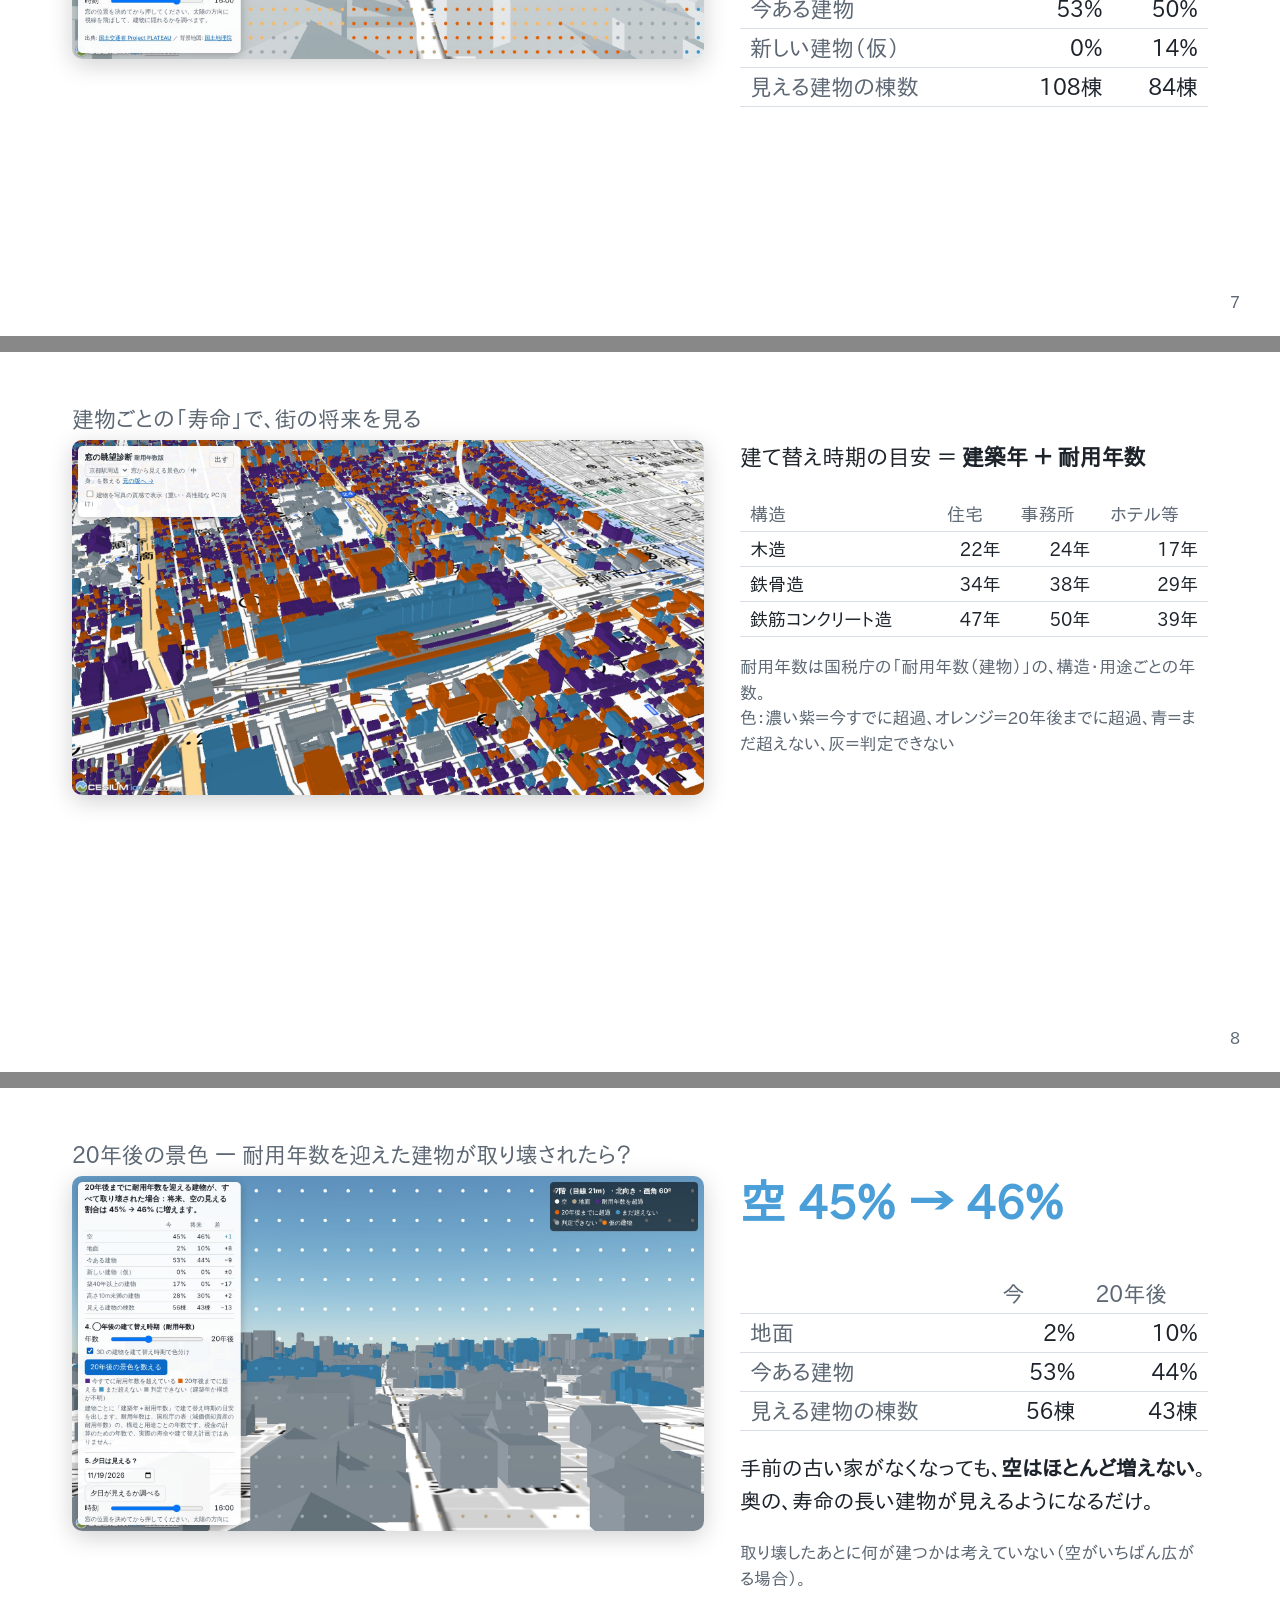
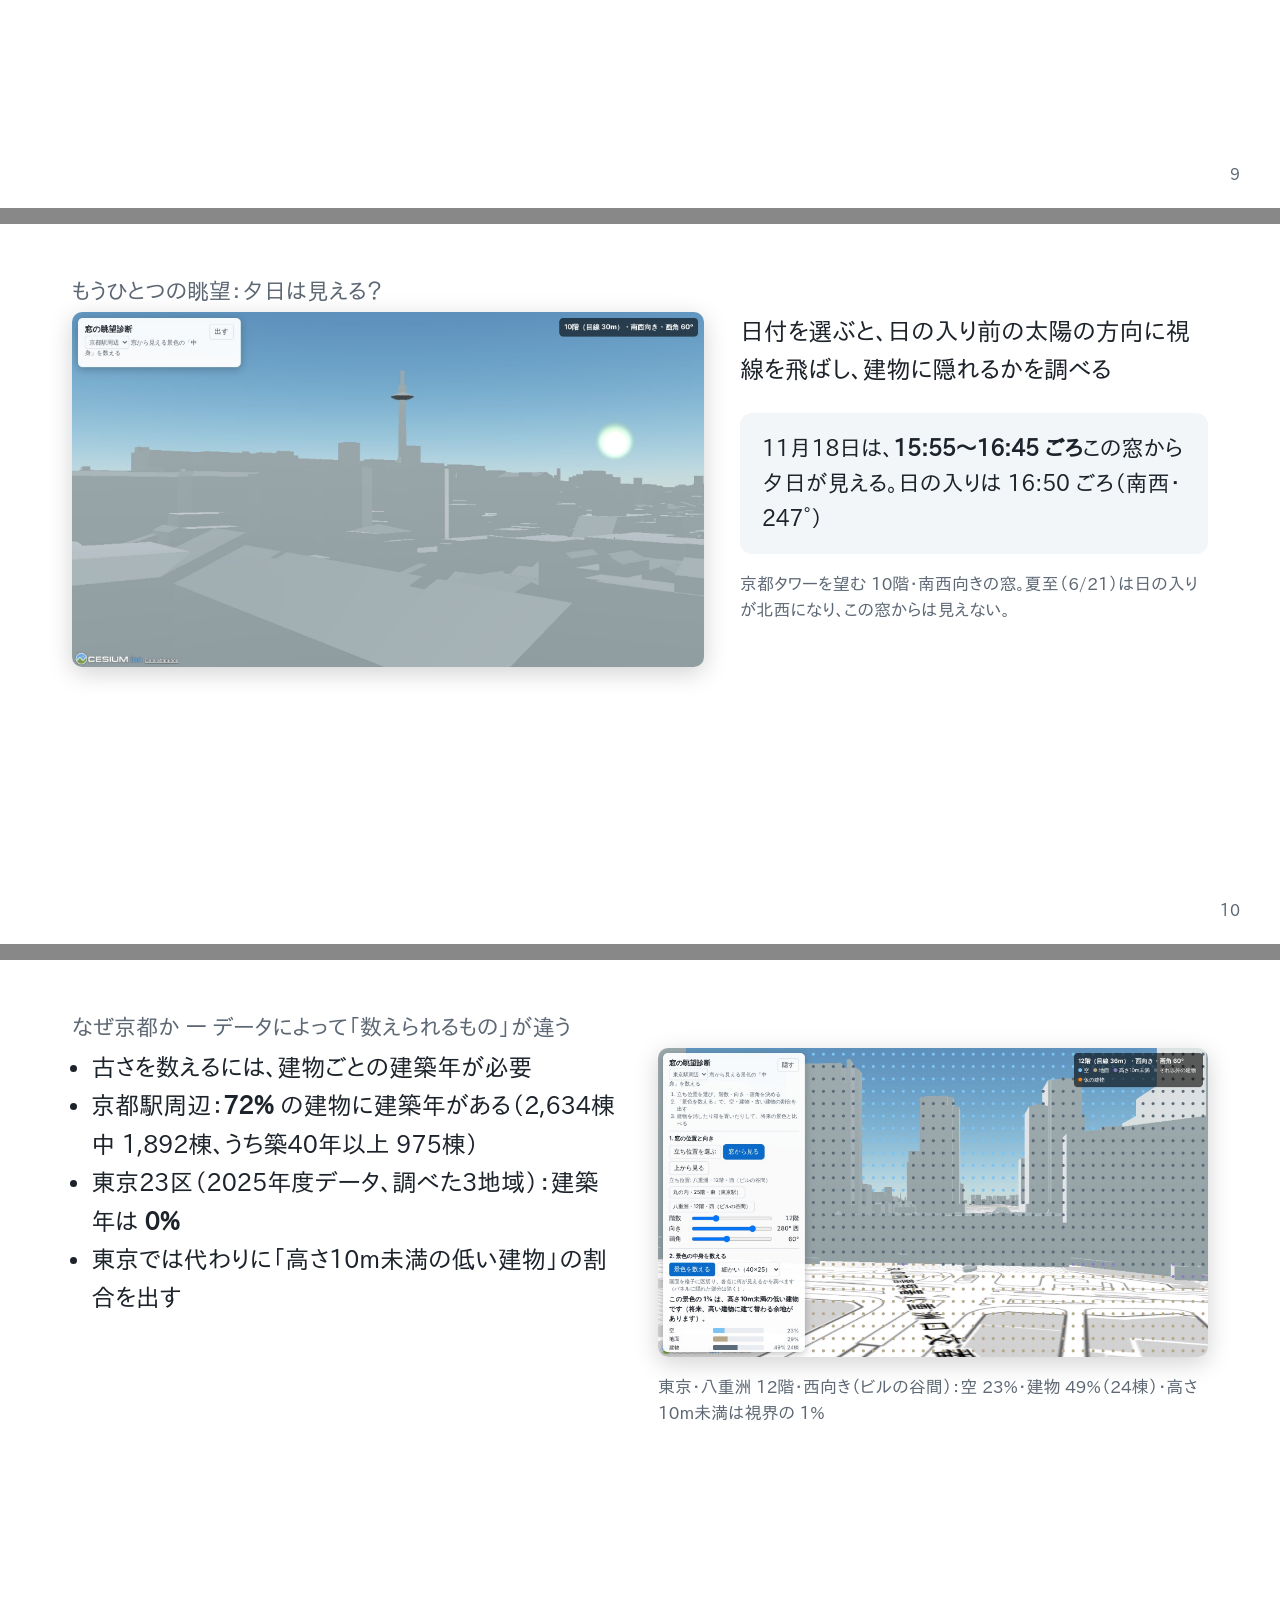
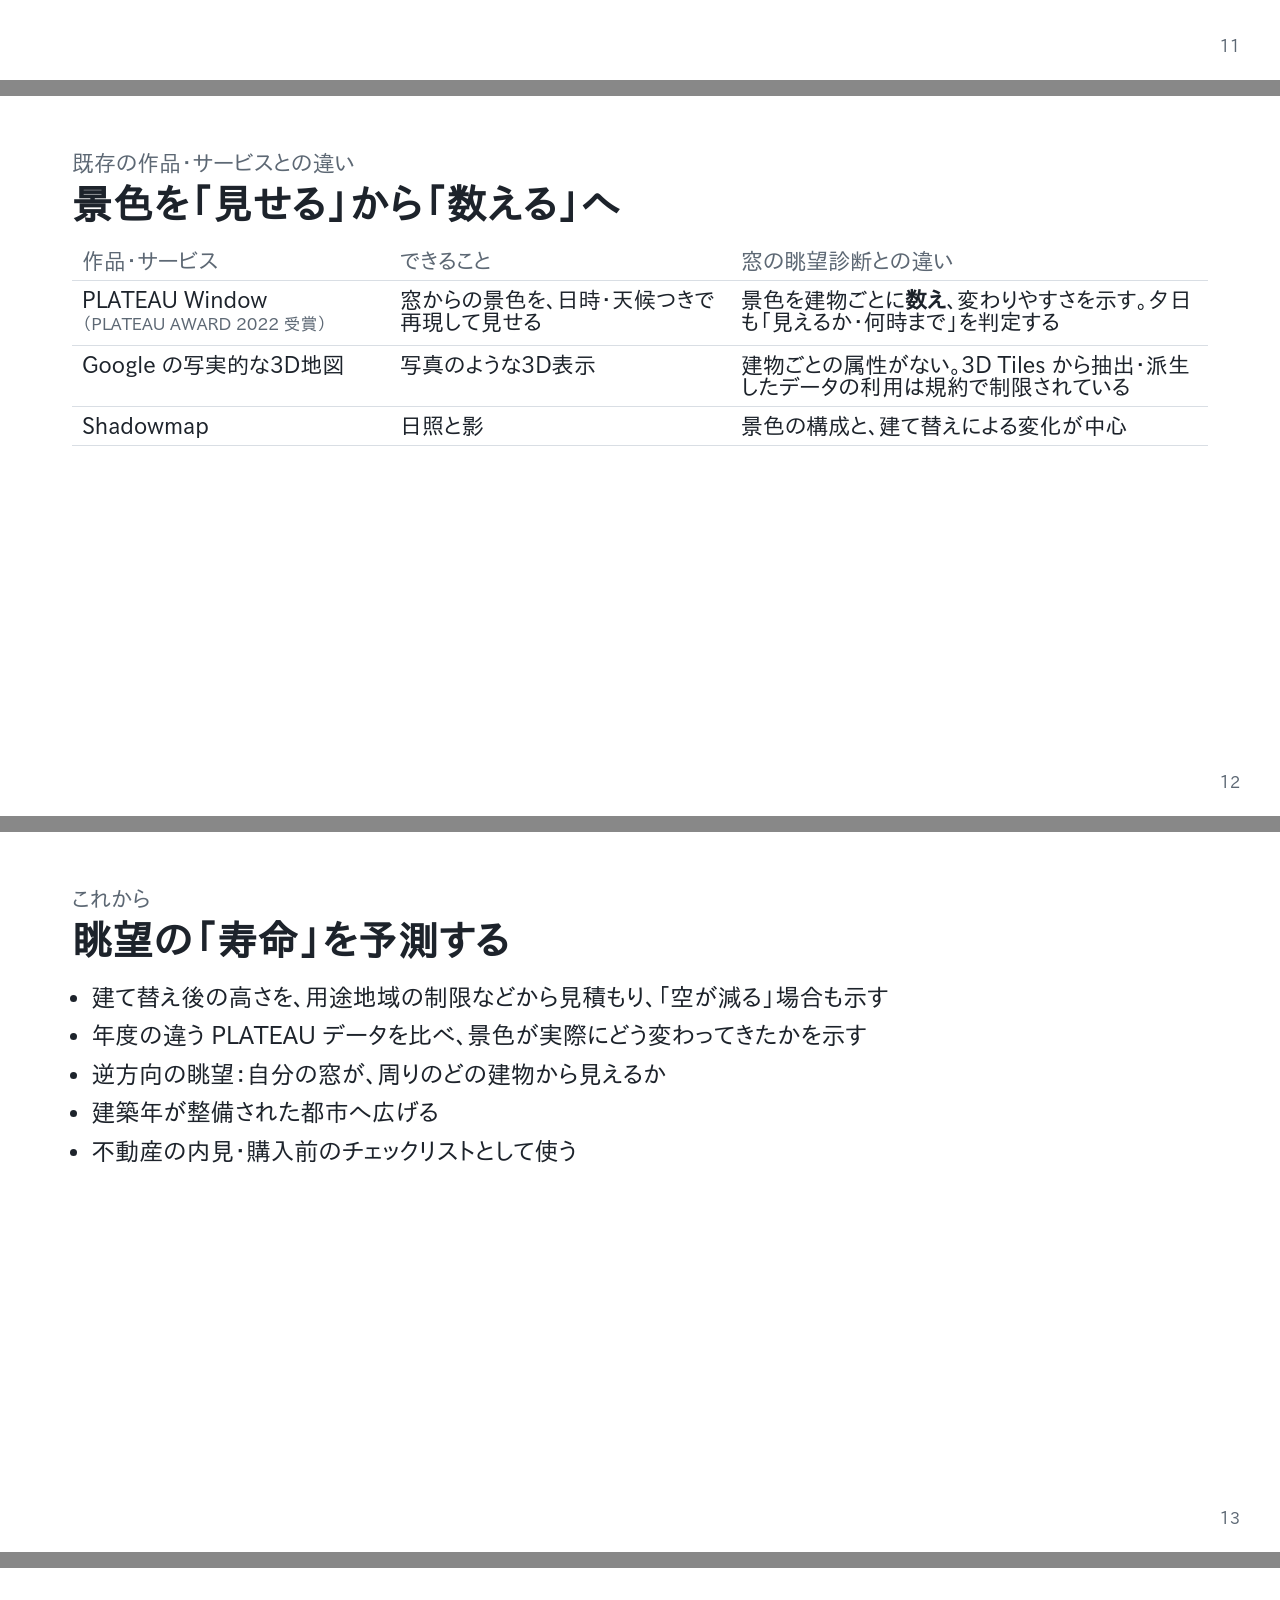
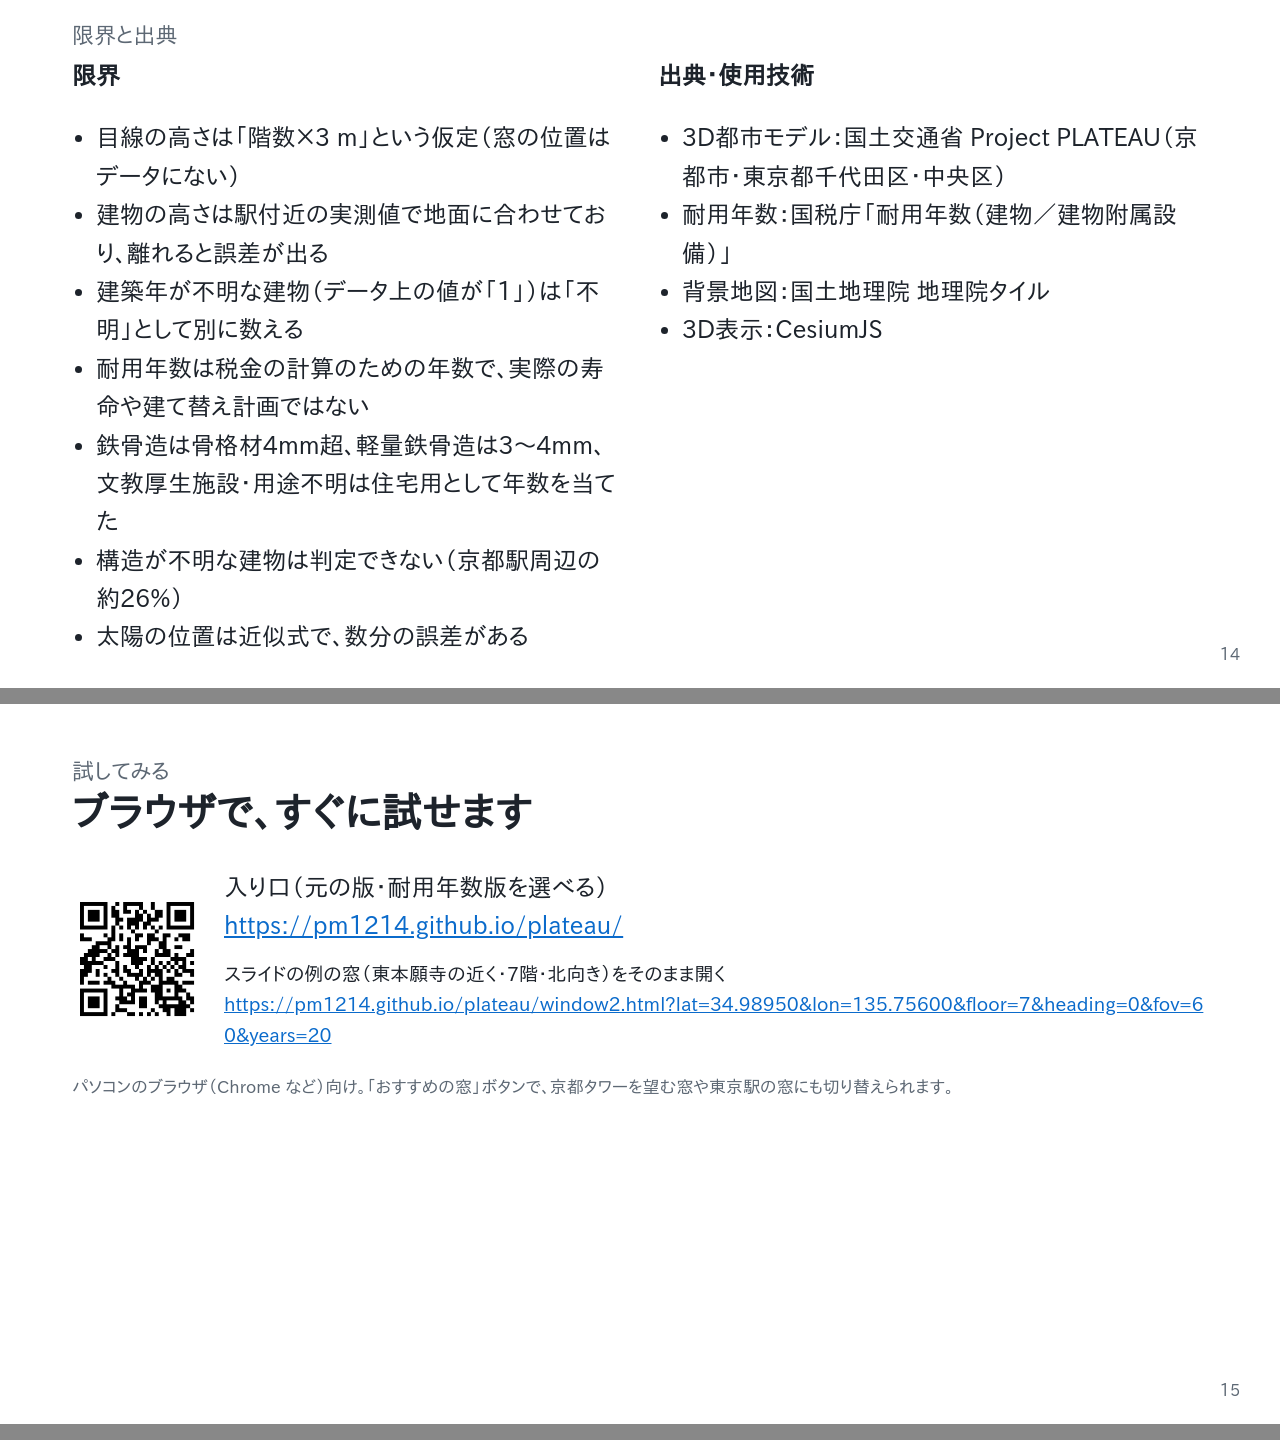
<file: docs/slides/index2.html>
<!doctype html>
<html lang="ja">
<head>
<meta charset="utf-8">
<title>窓の眺望診断（耐用年数版） — PLATEAU AWARD 2026</title>
<style>
  /* 16:9 のスライドを1ページずつ印刷する（PDF 書き出し用） */
  @page { size: 1280px 720px; margin: 0; }
  :root { --ink: #1d232b; --muted: #5d6874; --line: #d9dee4; --accent: #0b6bcb; --old: #e66101; --sky: #4a9fd8; --box: #ff7f0e; --bg: #ffffff; --soft: #f3f6f9; }
  * { box-sizing: border-box; }
  html, body { margin: 0; background: #888; }
  body { font-family: "IPAPGothic", "Hiragino Sans", "Noto Sans JP", sans-serif; color: var(--ink); }
  .slide { width: 1280px; height: 720px; background: var(--bg); position: relative; overflow: hidden; page-break-after: always; break-after: page;
    padding: 56px 72px; display: flex; flex-direction: column; margin: 0 auto 16px; }
  @media print { .slide { margin: 0; } html, body { background: #fff; } }
  h1 { font-size: 40px; margin: 0 0 18px; letter-spacing: .02em; }
  h2 { font-size: 22px; color: var(--muted); margin: 0 0 10px; font-weight: normal; }
  p, li { font-size: 24px; line-height: 1.6; }
  ul { margin: 0; padding-left: 1.2em; }
  .no { position: absolute; right: 40px; bottom: 26px; color: var(--muted); font-size: 16px; }
  .src { position: absolute; left: 72px; bottom: 26px; color: var(--muted); font-size: 14px; }
  .cols { display: grid; grid-template-columns: 1fr 1fr; gap: 36px; align-items: start; flex: 1; }
  .cols.w { grid-template-columns: 1.35fr 1fr; }
  img.shot { width: 100%; border-radius: 10px; box-shadow: 0 6px 24px rgba(0,0,0,.18); display: block; }
  .big { font-size: 64px; font-weight: 700; line-height: 1.15; }
  .hl { color: var(--old); }
  .sky { color: var(--sky); }
  .card { background: var(--soft); border-radius: 12px; padding: 18px 22px; }
  table { border-collapse: collapse; width: 100%; font-size: 22px; }
  th, td { border-bottom: 1px solid var(--line); padding: 8px 10px; text-align: left; vertical-align: top; }
  th { color: var(--muted); font-weight: normal; }
  th { white-space: nowrap; }
  td.n { text-align: right; font-variant-numeric: tabular-nums; }
  .note { color: var(--muted); font-size: 17px; line-height: 1.5; }
  .steps { display: grid; grid-template-columns: repeat(3, 1fr); gap: 22px; margin-top: 10px; }
  .steps .card b { display: block; font-size: 22px; margin-bottom: 6px; color: var(--accent); }
  .steps .card { font-size: 21px; line-height: 1.55; }
  /* 表紙 */
  .cover { padding: 0; }
  .cover img { position: absolute; inset: 0; width: 100%; height: 100%; object-fit: cover; }
  .cover .t { position: absolute; left: 64px; bottom: 64px; right: 64px; color: #fff; text-shadow: 0 2px 12px rgba(0,0,0,.6); }
  .cover .t h1 { font-size: 68px; margin: 0 0 8px; }
  .cover .t p { font-size: 28px; margin: 0; }
  .cover .qr { position: absolute; right: 48px; bottom: 56px; background: #fff; border-radius: 10px; padding: 10px 12px 8px; text-align: center; z-index: 2; }
  .cover .qr img { position: static; inset: auto; object-fit: contain; width: 130px; height: 130px; display: block; margin: 0 auto 4px; }
  .cover .qr span { display: block; font-size: 13px; color: #1d232b; white-space: nowrap; }
  .cover .t { right: 300px !important; }
  .try { margin-top: 18px; display: flex; gap: 22px; align-items: center; }
  .try img { width: 130px; height: 130px; }
  .try a { color: var(--accent); word-break: break-all; }
  .cover .shade { position: absolute; inset: 0; background: linear-gradient(to top, rgba(0,0,0,.65), rgba(0,0,0,0) 60%); }
</style>
</head>
<body>

<!-- 1. 表紙 -->
<section class="slide cover">
  <img src="img/sunset.jpg" alt="">
  <div class="shade"></div>
  <div class="qr"><img src="img/qr.png" alt="公開ページの QR コード"><span>https://pm1214.github.io/plateau/</span></div>
  <div class="t">
    <p style="font-size:20px;margin:0 0 6px;opacity:.9">PLATEAU AWARD 2026 一般部門 ／ ちばりお</p>
    <h1>窓の眺望診断</h1>
    <p>その景色、建て替えで変わりませんか？ — PLATEAU の建物属性で、窓から見える景色の「中身」を数える</p>
  </div>
</section>

<!-- 2. 課題 -->
<section class="slide">
  <h2>課題</h2>
  <h1>眺望は「買う前に自分で確かめる」しかない</h1>
  <ul>
    <li>マンションの眺望は、周りの建て替えで将来変わることがある</li>
    <li>眺望を守る仕組みは限られる。景観の街・京都の眺望景観創生条例でも、守るのは決められた視点場からの眺めで、マンションの窓からの眺めではない</li>
    <li>今あるサービスは景色を<b>「見せる」</b>だけ。景色の中身や変わりやすさは<b>「数えない」</b></li>
  </ul>
  <div class="card" style="margin-top:28px"><p style="margin:0">→ 景色を建物1棟ずつに分解し、<b>建て替えで変わりやすい景色かどうかを数値で示す</b></p></div>
  <div class="no">2</div>
</section>

<!-- 3. ひとことで -->
<section class="slide">
  <h2>窓の眺望診断とは</h2>
  <div class="cols w">
    <img class="shot" src="img/life_count.jpg" alt="景色を数えた画面">
    <div>
      <p class="big" style="font-size:52px">20年後までに<br>この景色の <span class="hl">37%</span> が</p>
      <p style="font-size:28px">建物の耐用年数を迎えます。<br><span class="note">（うち、今すでに超えている建物 24%）</span></p>
      <p class="note">京都駅の北・東本願寺の近く、7階の窓から北を見た例。<br>点の色：濃い紫＝耐用年数を超過、<span class="hl">オレンジ＝20年後までに超過</span>、青＝まだ超えない、灰＝判定できない、白＝空</p>
    </div>
  </div>
  <div class="no">3</div>
</section>

<!-- 4. 使い方 -->
<section class="slide">
  <h2>使い方</h2>
  <h1>3ステップで、窓の景色を診断</h1>
  <div class="steps">
    <div class="card"><b>1. 窓を決める</b>地図で窓の位置をクリックし、階数・向き・画角をスライダーで決める。目線の高さ＝階数×3 m</div>
    <div class="card"><b>2. 景色を数える</b>空・地面・建物の割合、用途ごとの棟数、◯年後までに耐用年数を迎える建物が視界に占める割合を表示</div>
    <div class="card"><b>3. 将来と比べる</b>「◯年後の景色」で、その時期を迎える建物を取り壊した場合と今を比べる。建物を消す・箱を置くこともできる</div>
  </div>
  <p class="note" style="margin-top:28px">ブラウザだけで動く1枚の HTML（CesiumJS）。PLATEAU の 3D Tiles を読み込み、建物ごとの属性をその場で集計する。</p>
  <div class="no">4</div>
</section>

<!-- 5. しくみ -->
<section class="slide">
  <h2>しくみ</h2>
  <h1>景色を 1,000 個の点で「数える」</h1>
  <div class="cols">
    <ul>
      <li>画面を格子（40×25）に区切り、1点ずつ何が見えるかを調べる</li>
      <li>建物に当たった点 → その建物の <b>ID・用途・構造・建築年・高さ</b> を記録</li>
      <li>当たらない点 → 視線が地面に届けば「地面」、届かなければ「空」</li>
      <li>棟数は建物 ID で重複を除いて数える</li>
    </ul>
    <div class="card">
      <p style="margin:0 0 8px"><b>PLATEAU だからできること</b></p>
      <ul style="font-size:20px">
        <li>建物1棟ずつに ID・用途・構造・高さ・階数・建築年がある</li>
        <li>建物単位で表示・非表示を切り替えられる</li>
        <li>オープンデータなので、数えて集計できる</li>
      </ul>
    </div>
  </div>
  <div class="no">5</div>
</section>

<!-- 6. 結果の例 -->
<section class="slide">
  <h2>結果の例（京都駅周辺・東本願寺の近く・7階・北向き・画角60°）</h2>
  <div class="cols w">
    <img class="shot" src="img/life_count.jpg" alt="">
    <table>
      <tr><th>空</th><td class="n">45%</td></tr>
      <tr><th>地面</th><td class="n">2%</td></tr>
      <tr><th>建物</th><td class="n">53%</td></tr>
      <tr><th>耐用年数を超過</th><td class="n">視界の 24%</td></tr>
      <tr><th>20年後までに超過</th><td class="n hl">視界の 13%</td></tr>
      <tr><th>まだ超えない</th><td class="n">視界の 1%</td></tr>
      <tr><th>判定できない</th><td class="n">視界の 15%</td></tr>
    </table>
  </div>
  <div class="no">6</div>
</section>

<!-- 7. 将来と比べる -->
<section class="slide">
  <h2>将来の景色と比べる</h2>
  <div class="cols w">
    <img class="shot" src="img/compare.jpg" alt="">
    <div>
      <p style="font-size:26px;margin-top:0">手前の建物を1棟消し、高さ60mの仮の建物を置くと…</p>
      <p class="big sky" style="font-size:52px">空 45% → 35%</p>
      <table>
        <tr><th></th><th>今</th><th>将来</th></tr>
        <tr><th>今ある建物</th><td class="n">53%</td><td class="n">50%</td></tr>
        <tr><th>新しい建物（仮）</th><td class="n">0%</td><td class="n">14%</td></tr>
        <tr><th>見える建物の棟数</th><td class="n">108棟</td><td class="n">84棟</td></tr>
      </table>
    </div>
  </div>
  <div class="no">7</div>
</section>

<!-- 耐用年数: 建物ごとの寿命 -->
<section class="slide">
  <h2>建物ごとの「寿命」で、街の将来を見る</h2>
  <div class="cols w">
    <img class="shot" src="img/life_overview.jpg" alt="建て替え時期で色分けした京都駅周辺">
    <div>
      <p style="margin-top:0;font-size:22px">建て替え時期の目安 ＝ <b>建築年 ＋ 耐用年数</b></p>
      <table style="font-size:18px">
        <tr><th>構造</th><th>住宅</th><th>事務所</th><th>ホテル等</th></tr>
        <tr><td>木造</td><td class="n">22年</td><td class="n">24年</td><td class="n">17年</td></tr>
        <tr><td>鉄骨造</td><td class="n">34年</td><td class="n">38年</td><td class="n">29年</td></tr>
        <tr><td>鉄筋コンクリート造</td><td class="n">47年</td><td class="n">50年</td><td class="n">39年</td></tr>
      </table>
      <p class="note">耐用年数は国税庁の「耐用年数（建物）」の、構造・用途ごとの年数。<br>色：濃い紫＝今すでに超過、オレンジ＝20年後までに超過、青＝まだ超えない、灰＝判定できない</p>
    </div>
  </div>
  <div class="no">8</div>
</section>

<!-- 耐用年数: 20年後の景色 -->
<section class="slide">
  <h2>20年後の景色 — 耐用年数を迎えた建物が取り壊されたら？</h2>
  <div class="cols w">
    <img class="shot" src="img/life_future.jpg" alt="">
    <div>
      <p class="big sky" style="font-size:46px;margin-top:0">空 45% → 46%</p>
      <table>
        <tr><th></th><th>今</th><th>20年後</th></tr>
        <tr><th>地面</th><td class="n">2%</td><td class="n">10%</td></tr>
        <tr><th>今ある建物</th><td class="n">53%</td><td class="n">44%</td></tr>
        <tr><th>見える建物の棟数</th><td class="n">56棟</td><td class="n">43棟</td></tr>
      </table>
      <p style="font-size:21px">手前の古い家がなくなっても、<b>空はほとんど増えない</b>。奥の、寿命の長い建物が見えるようになるだけ。</p>
      <p class="note">取り壊したあとに何が建つかは考えていない（空がいちばん広がる場合）。</p>
    </div>
  </div>
  <div class="no">9</div>
</section>

<!-- 8. 夕日 -->
<section class="slide">
  <h2>もうひとつの眺望：夕日は見える？</h2>
  <div class="cols w">
    <img class="shot" src="img/sunset.jpg" alt="">
    <div>
      <p style="margin-top:0">日付を選ぶと、日の入り前の太陽の方向に視線を飛ばし、建物に隠れるかを調べる</p>
      <div class="card"><p style="margin:0;font-size:22px">11月18日は、<b>15:55〜16:45 ごろ</b>この窓から夕日が見える。日の入りは 16:50 ごろ（南西・247°）</p></div>
      <p class="note">京都タワーを望む 10階・南西向きの窓。夏至（6/21）は日の入りが北西になり、この窓からは見えない。</p>
    </div>
  </div>
  <div class="no">10</div>
</section>

<!-- 9. 京都と東京 -->
<section class="slide">
  <h2>なぜ京都か — データによって「数えられるもの」が違う</h2>
  <div class="cols">
    <div>
      <ul>
        <li>古さを数えるには、建物ごとの建築年が必要</li>
        <li>京都駅周辺：<b>72%</b> の建物に建築年がある（2,634棟中 1,892棟、うち築40年以上 975棟）</li>
        <li>東京23区（2025年度データ、調べた3地域）：建築年は <b>0%</b></li>
        <li>東京では代わりに「高さ10m未満の低い建物」の割合を出す</li>
      </ul>
    </div>
    <div>
      <img class="shot" src="img/tokyo.jpg" alt="">
      <p class="note">東京・八重洲 12階・西向き（ビルの谷間）：空 23%・建物 49%（24棟）・高さ10m未満は視界の 1%</p>
    </div>
  </div>
  <div class="no">11</div>
</section>

<!-- 10. 既存との違い -->
<section class="slide">
  <h2>既存の作品・サービスとの違い</h2>
  <h1>景色を「見せる」から「数える」へ</h1>
  <table>
    <tr><th style="width:28%">作品・サービス</th><th style="width:30%">できること</th><th>窓の眺望診断との違い</th></tr>
    <tr><td>PLATEAU Window<br><span class="note">（PLATEAU AWARD 2022 受賞）</span></td><td>窓からの景色を、日時・天候つきで再現して見せる</td><td>景色を建物ごとに<b>数え</b>、変わりやすさを示す。夕日も「見えるか・何時まで」を判定する</td></tr>
    <tr><td>Google の写実的な3D地図</td><td>写真のような3D表示</td><td>建物ごとの属性がない。3D Tiles から抽出・派生したデータの利用は規約で制限されている</td></tr>
    <tr><td>Shadowmap</td><td>日照と影</td><td>景色の構成と、建て替えによる変化が中心</td></tr>
  </table>
  <div class="no">12</div>
</section>

<!-- 11. これから -->
<section class="slide">
  <h2>これから</h2>
  <h1>眺望の「寿命」を予測する</h1>
  <ul>
    <li>建て替え後の高さを、用途地域の制限などから見積もり、「空が減る」場合も示す</li>
    <li>年度の違う PLATEAU データを比べ、景色が実際にどう変わってきたかを示す</li>
    <li>逆方向の眺望：自分の窓が、周りのどの建物から見えるか</li>
    <li>建築年が整備された都市へ広げる</li>
    <li>不動産の内見・購入前のチェックリストとして使う</li>
  </ul>
  <div class="no">13</div>
</section>

<!-- 12. 限界・出典 -->
<section class="slide">
  <h2>限界と出典</h2>
  <div class="cols">
    <div>
      <p style="margin-top:0"><b>限界</b></p>
      <ul style="font-size:20px">
        <li>目線の高さは「階数×3 m」という仮定（窓の位置はデータにない）</li>
        <li>建物の高さは駅付近の実測値で地面に合わせており、離れると誤差が出る</li>
        <li>建築年が不明な建物（データ上の値が「1」）は「不明」として別に数える</li>
        <li>耐用年数は税金の計算のための年数で、実際の寿命や建て替え計画ではない</li>
        <li>鉄骨造は骨格材4mm超、軽量鉄骨造は3〜4mm、文教厚生施設・用途不明は住宅用として年数を当てた</li>
        <li>構造が不明な建物は判定できない（京都駅周辺の約26%）</li>
        <li>太陽の位置は近似式で、数分の誤差がある</li>
      </ul>
    </div>
    <div>
      <p style="margin-top:0"><b>出典・使用技術</b></p>
      <ul style="font-size:20px">
        <li>3D都市モデル：国土交通省 Project PLATEAU（京都市・東京都千代田区・中央区）</li>
        <li>耐用年数：国税庁「耐用年数（建物／建物附属設備）」</li>
        <li>背景地図：国土地理院 地理院タイル</li>
        <li>3D表示：CesiumJS</li>
      </ul>
    </div>
  </div>
  <div class="no">14</div>
</section>

<!-- 試してみる -->
<section class="slide">
  <h2>試してみる</h2>
  <h1>ブラウザで、すぐに試せます</h1>
  <div class="try">
    <img src="img/qr.png" alt="公開ページの QR コード">
    <div>
      <p style="margin:0">入り口（元の版・耐用年数版を選べる）<br><a href="https://pm1214.github.io/plateau/">https://pm1214.github.io/plateau/</a></p>
      <p style="margin:14px 0 0;font-size:19px">スライドの例の窓（東本願寺の近く・7階・北向き）をそのまま開く<br><a href="https://pm1214.github.io/plateau/window2.html?lat=34.98950&lon=135.75600&floor=7&heading=0&fov=60&years=20">https://pm1214.github.io/plateau/window2.html?lat=34.98950&lon=135.75600&floor=7&heading=0&fov=60&years=20</a></p>
    </div>
  </div>
  <p class="note" style="margin-top:24px">パソコンのブラウザ（Chrome など）向け。「おすすめの窓」ボタンで、京都タワーを望む窓や東京駅の窓にも切り替えられます。</p>
  <div class="no">15</div>
</section>

</body>
</html>
</file>
